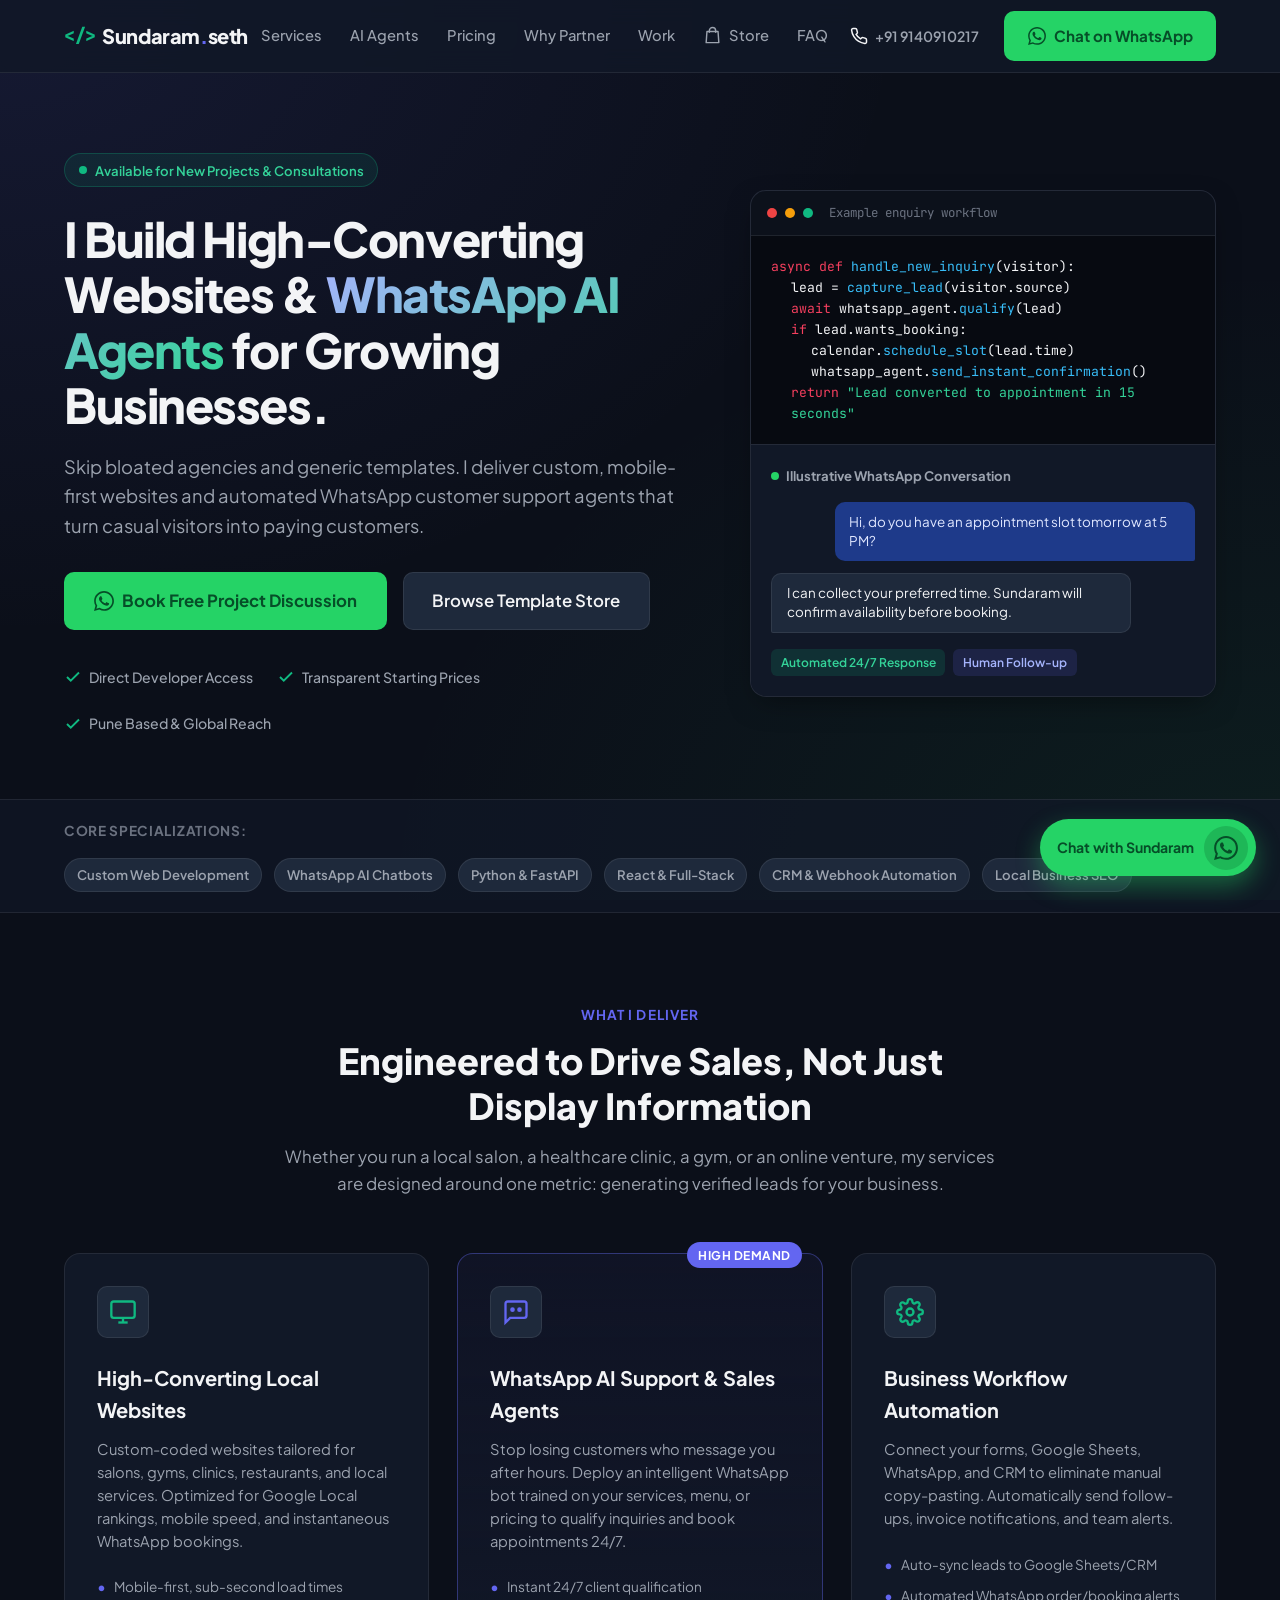
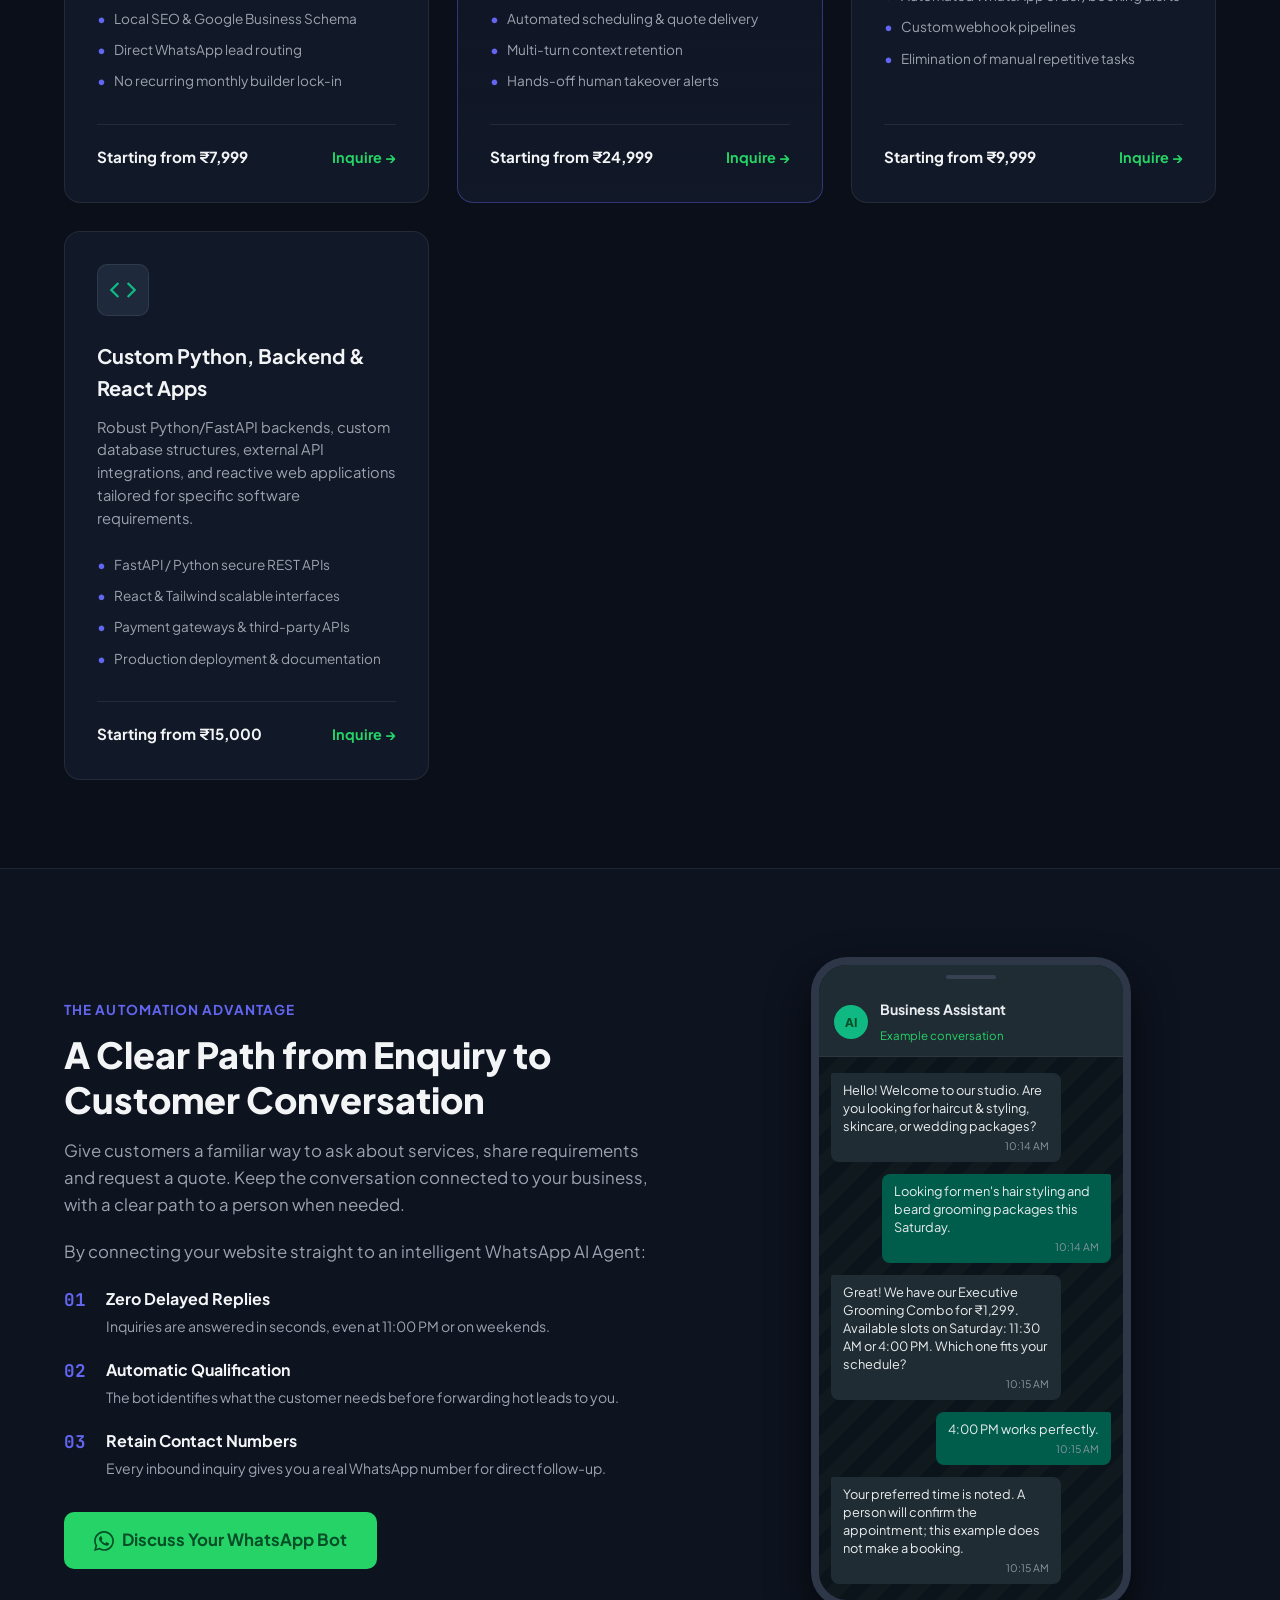
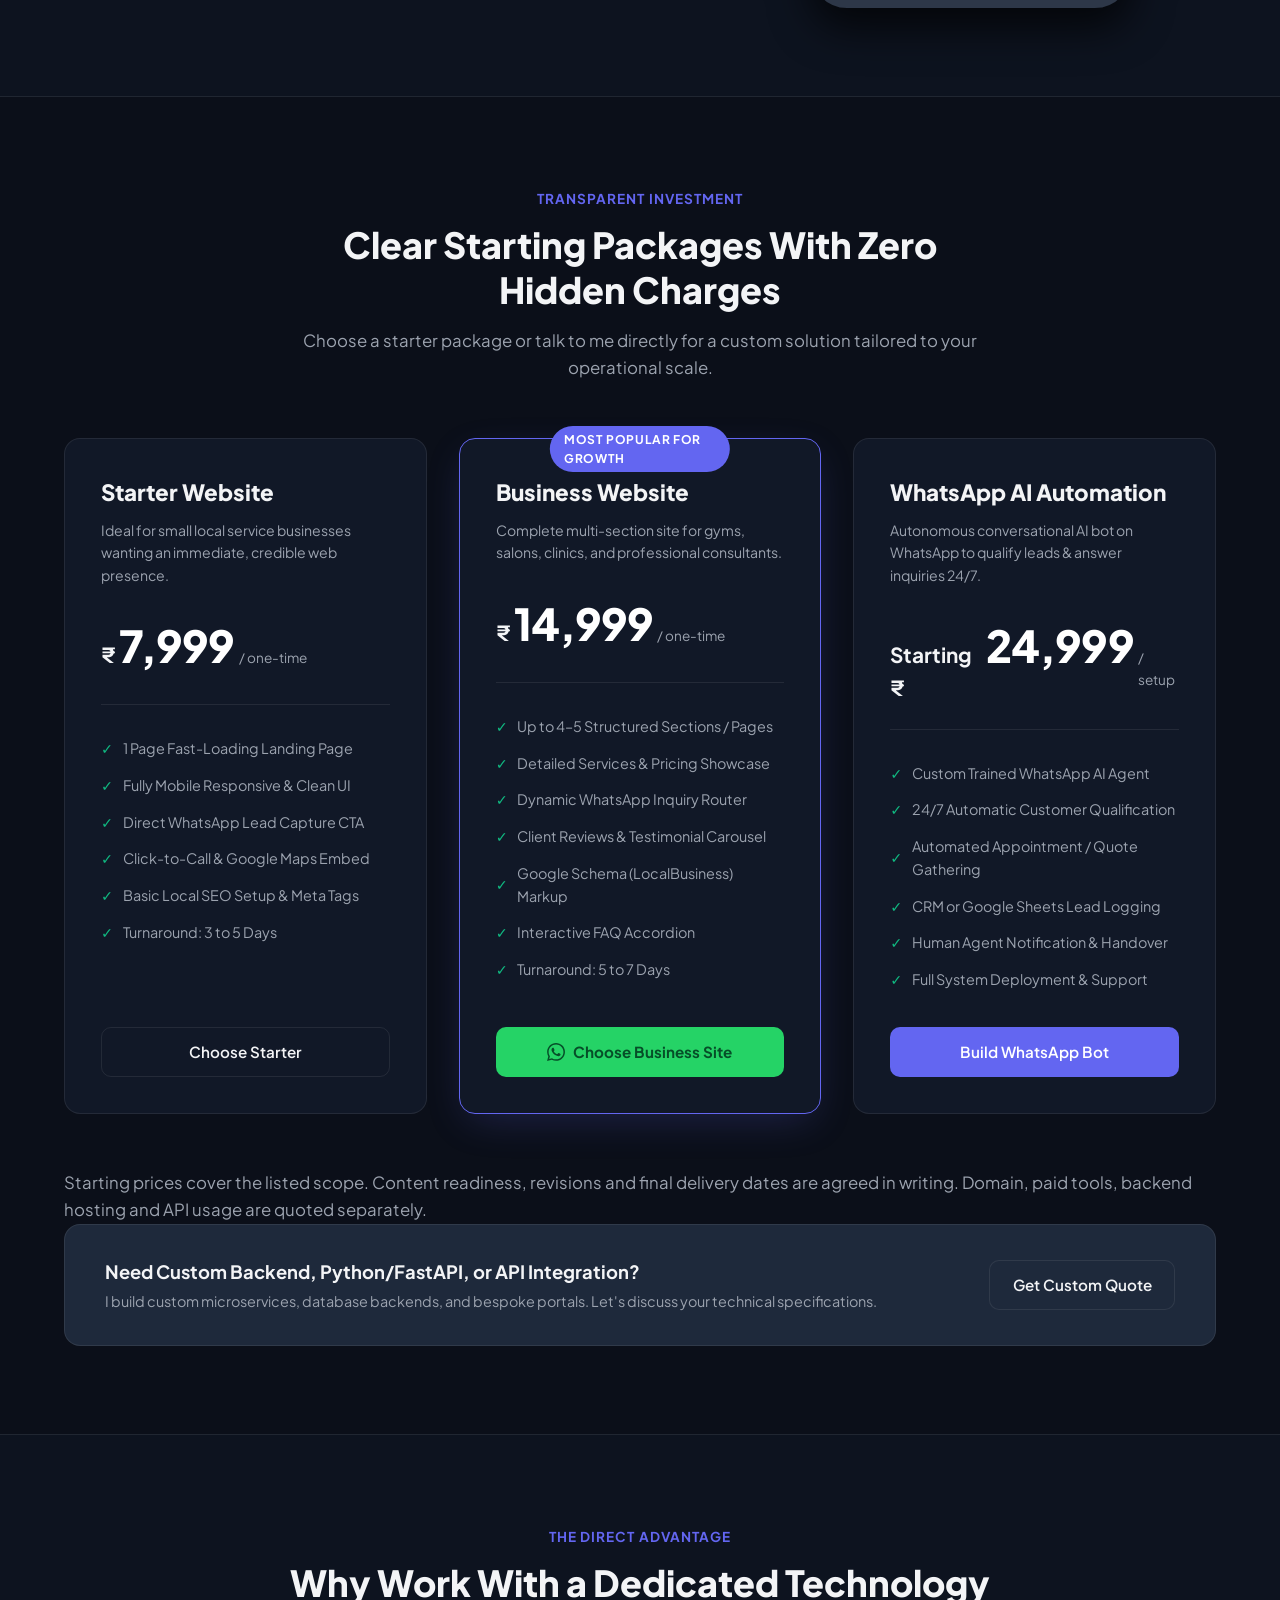
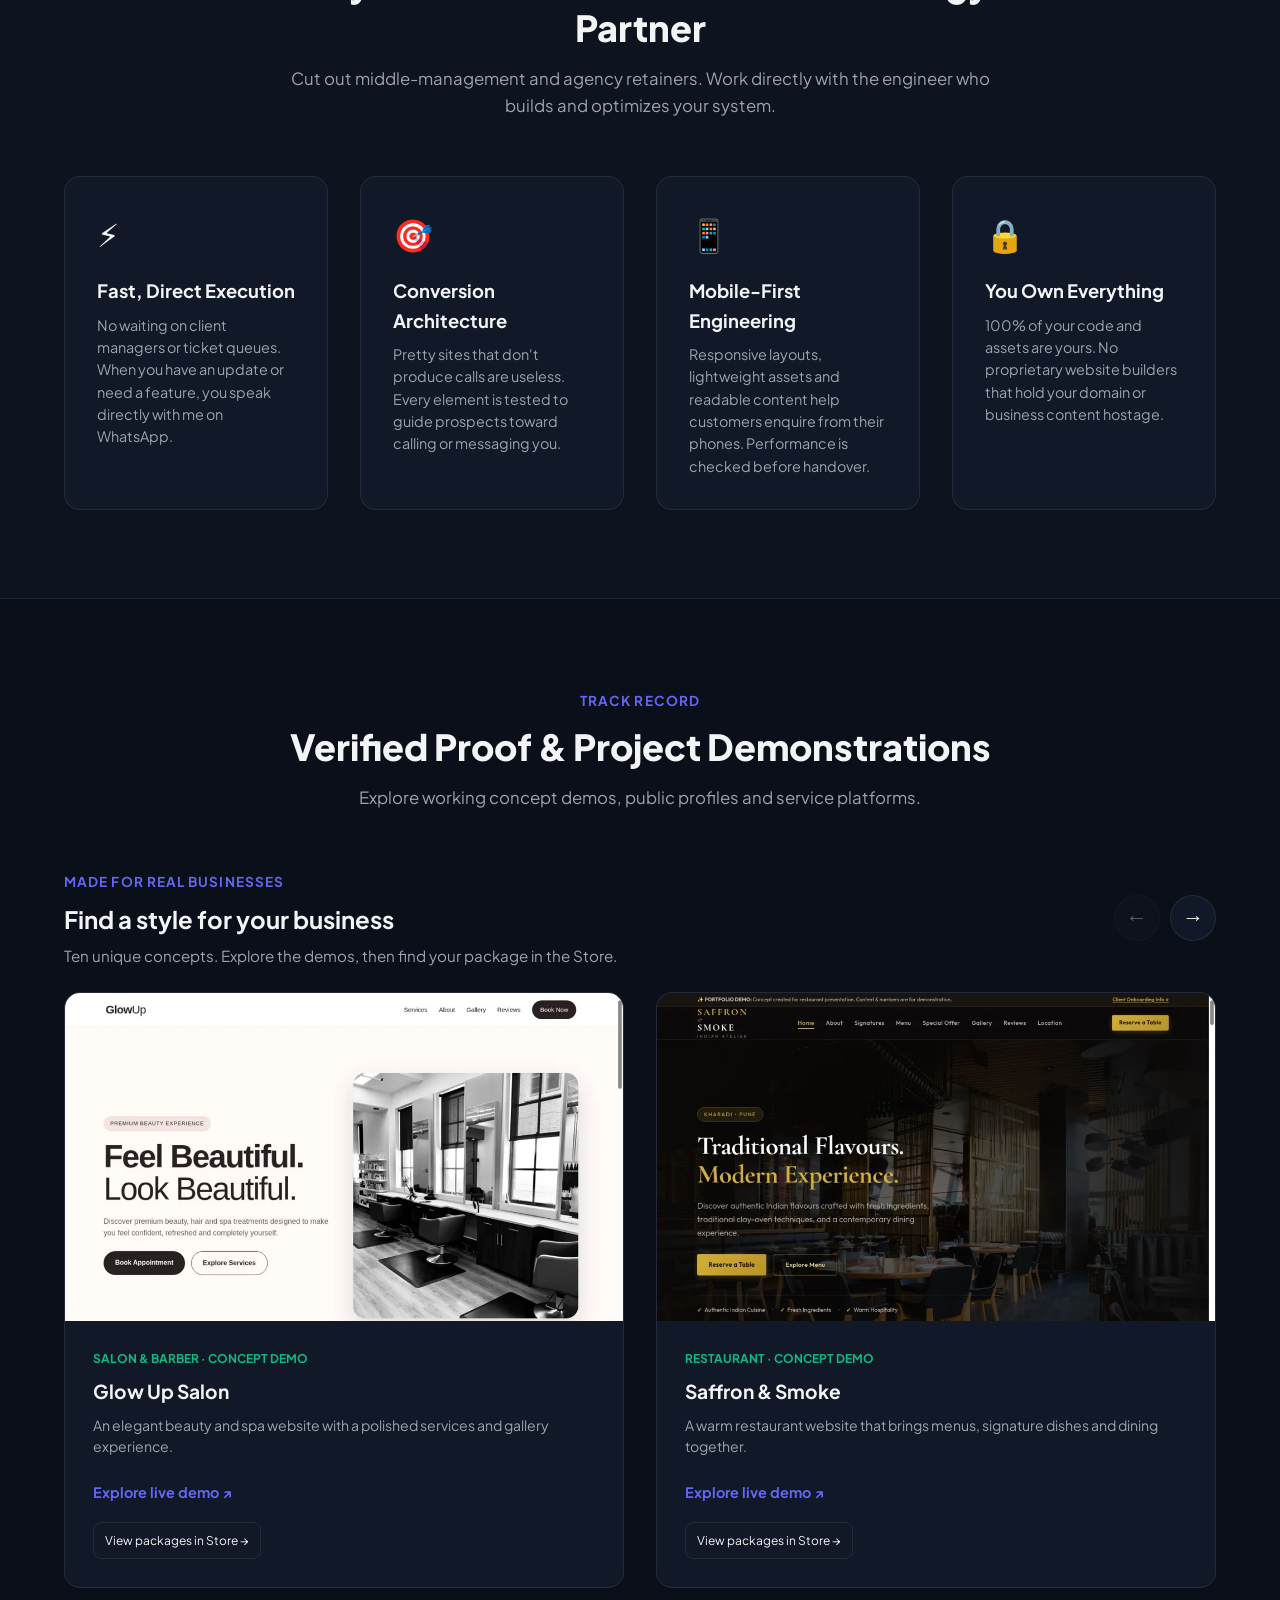
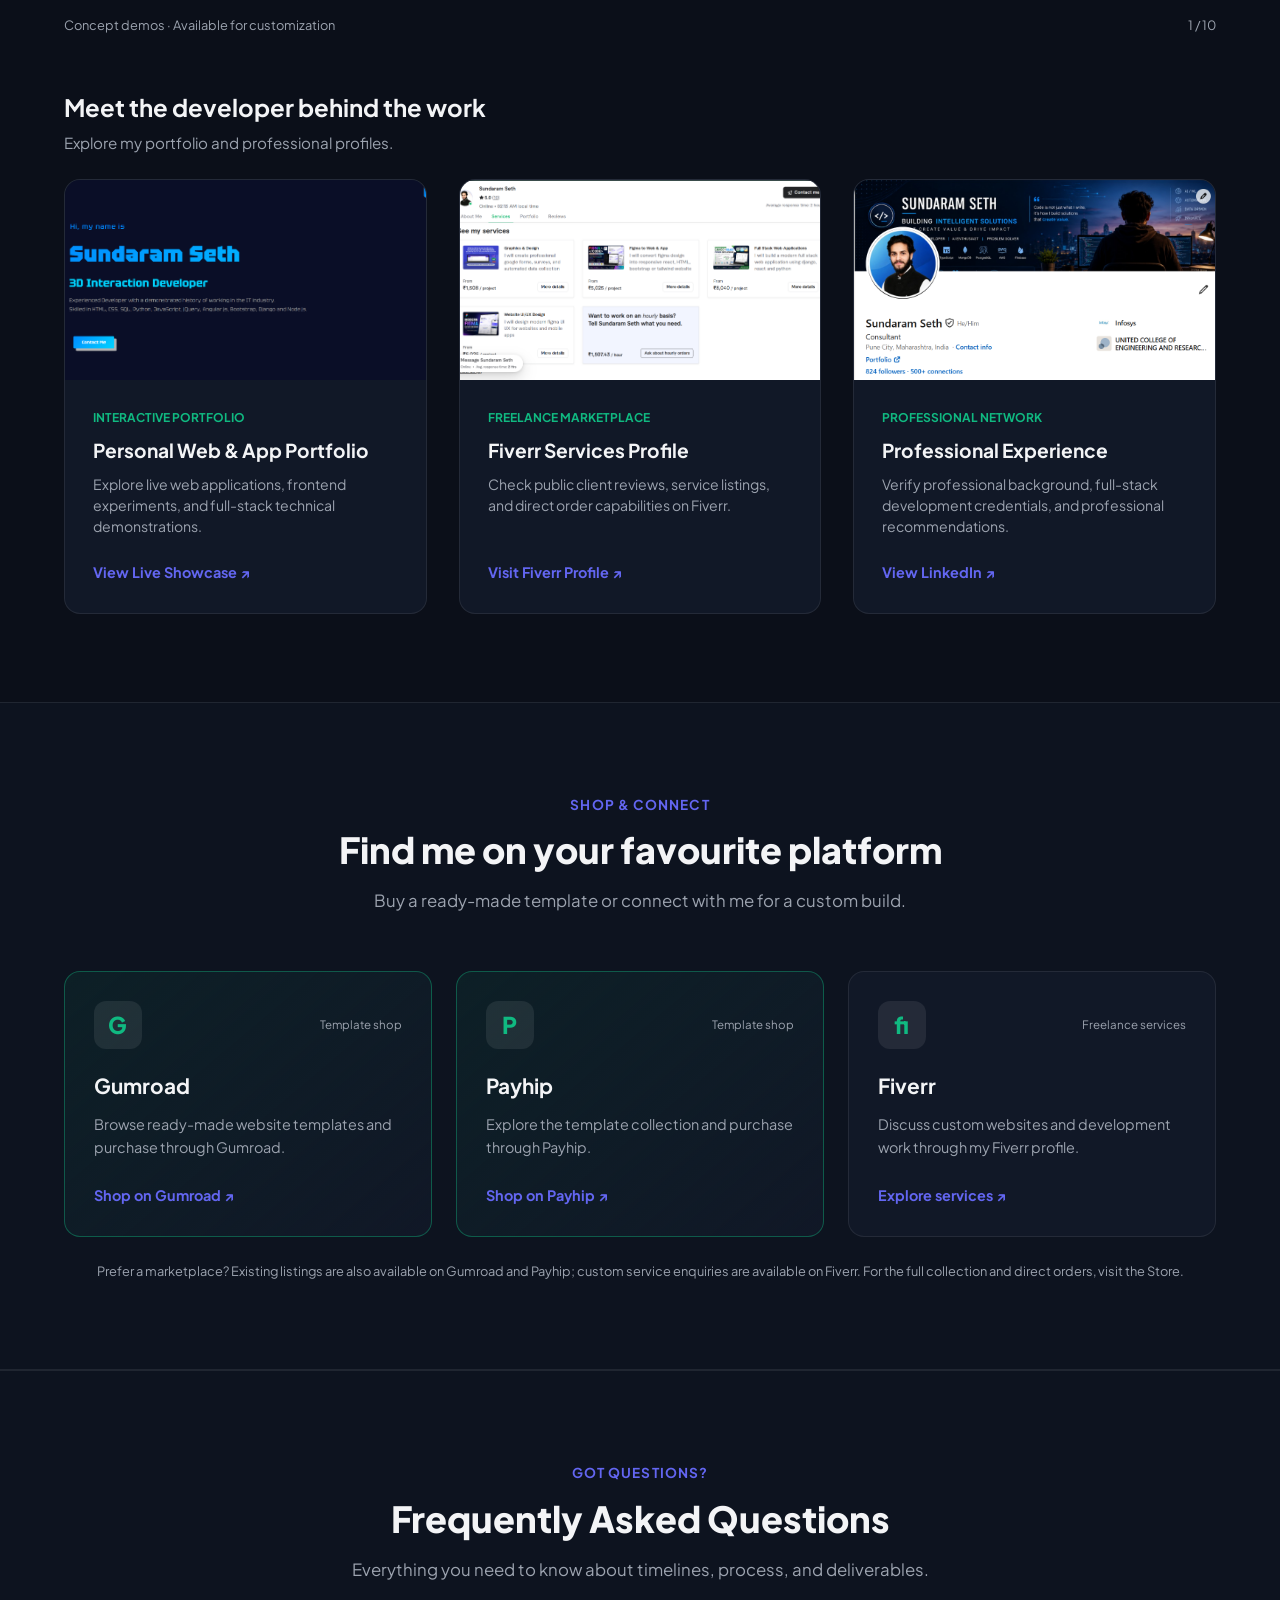
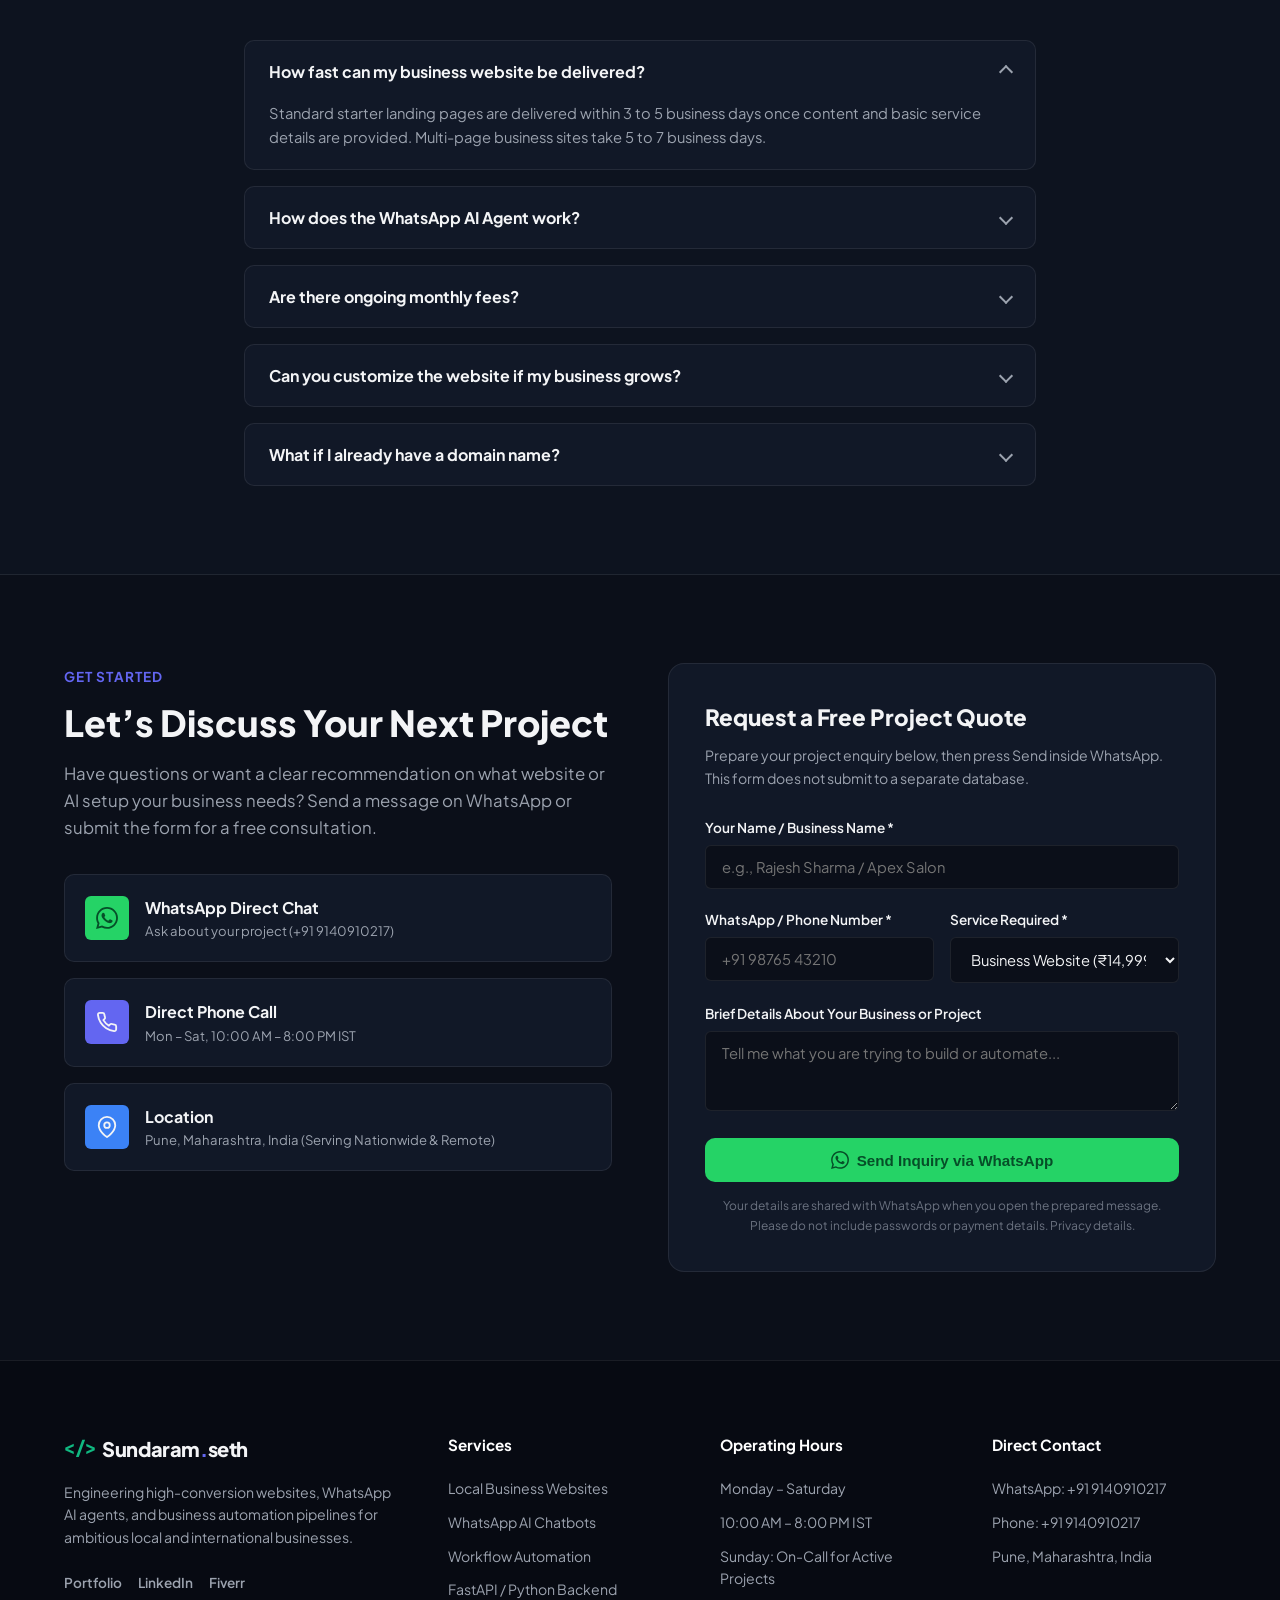
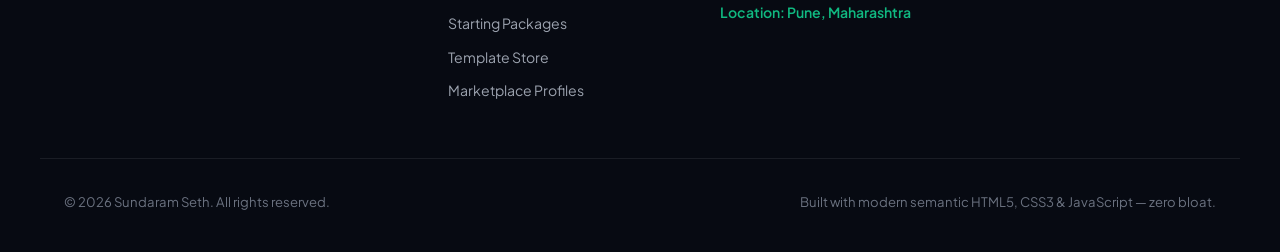
<file: index.html>
<!DOCTYPE html>
<html lang="en">
<head>
  <meta charset="UTF-8">
  <meta name="viewport" content="width=device-width, initial-scale=1.0">
  <meta http-equiv="X-UA-Compatible" content="ie=edge">
  <link rel="apple-touch-icon" sizes="180x180" href="/apple-touch-icon.png">
<link rel="icon" type="image/png" sizes="32x32" href="/favicon-32x32.png">
<link rel="icon" type="image/png" sizes="16x16" href="/favicon-16x16.png">
<link rel="manifest" href="/site.webmanifest">

  <!-- Primary SEO Meta Tags -->
  <title>Sundaram Seth — Web Development, WhatsApp AI Agents & Business Automation</title>
  <meta name="title" content="Sundaram Seth — Web Development, WhatsApp AI Agents & Business Automation">
  <meta name="description" content="Professional web development, WhatsApp AI support agents, and custom business automation in Pune, Maharashtra. High-performance, conversion-focused solutions for growing companies.">
  <meta name="keywords" content="web developer pune, freelance website developer, whatsapp ai agent, business automation pune, fastapi developer, local business websites, AI chatbot for business">
  <link rel="canonical" href="https://sundaram-agency.vercel.app/">
  <meta name="author" content="Sundaram Seth">
  <meta name="robots" content="index, follow">

  <!-- Open Graph / Facebook / WhatsApp Preview -->
  <meta property="og:type" content="website">
  <meta property="og:url" content="https://sundaram-agency.vercel.app/">
  <meta property="og:title" content="Sundaram Seth — Web Development & AI Automation Partner">
  <meta property="og:description" content="Custom high-converting websites and WhatsApp AI agents designed to automate customer support and generate leads.">
  <meta property="og:image" content="https://sundaram-agency.vercel.app/android-chrome-512x512.png">

  <!-- Twitter Meta -->
  <meta property="twitter:card" content="summary_large_image">
  <meta property="twitter:url" content="https://sundaram-agency.vercel.app/">
  <meta property="twitter:title" content="Sundaram Seth — Web Development & AI Automation">
  <meta property="twitter:description" content="Get a high-converting website and automate leads with WhatsApp AI agents.">
  <meta property="twitter:image" content="https://sundaram-agency.vercel.app/android-chrome-512x512.png">

  <!-- Fonts & Stylesheet -->
  <link rel="preconnect" href="https://fonts.googleapis.com">
  <link rel="preconnect" href="https://fonts.gstatic.com" crossorigin>
  <link href="https://fonts.googleapis.com/css2?family=Plus+Jakarta+Sans:wght@400;500;600;700;800&family=JetBrains+Mono:wght@400;600&display=swap" rel="stylesheet">
  <link rel="stylesheet" href="css/styles.css">
  <link rel="stylesheet" href="css/store.css">

  <!-- LocalBusiness / ProfessionalService Schema -->
  <script type="application/ld+json">
  {
    "@context": "https://schema.org",
    "@type": "ProfessionalService",
    "name": "Sundaram Seth — Freelance Web & AI Automation",
    "image": "https://sundaram-agency.vercel.app/android-chrome-512x512.png",
    "@id": "https://sundaram-agency.vercel.app/#service",
    "url": "https://sundaram-agency.vercel.app/",
    "telephone": "+919140910217",
    "priceRange": "₹7,999 - ₹49,999",
    "address": {
      "@type": "PostalAddress",
      "addressLocality": "Pune",
      "addressRegion": "Maharashtra",
      "addressCountry": "IN"
    },
    "geo": {
      "@type": "GeoCoordinates",
      "latitude": 18.5204,
      "longitude": 73.8567
    },
    "openingHoursSpecification": [
      {
        "@type": "OpeningHoursSpecification",
        "dayOfWeek": ["Monday", "Tuesday", "Wednesday", "Thursday", "Friday", "Saturday"],
        "opens": "10:00",
        "closes": "20:00"
      }
    ],
    "sameAs": [
      "https://www.linkedin.com/in/sundaramseth/",
      "https://www.fiverr.com/sundaramseth755?public_mode=true",
      "https://sundaramsethweb.web.app/"
    ]
  }
  </script>
</head>
<body>

  <!-- Navigation -->
  <header class="site-header" id="navbar">
    <div class="container header-container">
      <a href="#" class="brand-logo">
        <span class="logo-symbol">&lt;/&gt;</span>
        <span class="logo-text">Sundaram<span class="accent-dot">.</span>seth</span>
      </a>

      <nav class="desktop-nav" aria-label="Primary Navigation">
        <a href="#services" class="nav-link">Services</a>
        <a href="#whatsapp-solution" class="nav-link">AI Agents</a>
        <a href="#pricing" class="nav-link">Pricing</a>
        <a href="#why-me" class="nav-link">Why Partner</a>
        <a href="#portfolio" class="nav-link">Work</a>
        <a href="/store.html" class="nav-link store-nav-link"><svg class="store-bag-icon" viewBox="0 0 24 24" width="19" height="19" fill="none" stroke="currentColor" stroke-width="1.8" stroke-linecap="round" stroke-linejoin="round" aria-hidden="true"><path d="M5 7h14l1 14H4L5 7Z"/><path d="M8 8V6a4 4 0 0 1 8 0v2"/></svg><span>Store</span></a>
        <a href="#faq" class="nav-link">FAQ</a>
      </nav>

      <div class="header-actions">
        <a href="tel:+919140910217" class="btn-phone" aria-label="Direct Phone Call">
          <img src="./img/phone.svg" alt="Phone" width="18" height="18" class="icon-svg">
          <span class="phone-label">+91 9140910217</span>
        </a>
        <a href="https://wa.me/919140910217" class="btn btn-whatsapp header-cta js-whatsapp-trigger" data-msg-key="consultation">
          <img src="img/whatsapp.svg" alt="WhatsApp" width="18" height="18" class="icon-svg">
          Chat on WhatsApp
        </a>
        <button class="mobile-toggle" id="mobileMenuBtn" aria-controls="mobileDrawer" aria-expanded="false" aria-label="Toggle Navigation Menu">
          <span></span><span></span><span></span>
        </button>
      </div>
    </div>

    <!-- Mobile Drawer -->
    <div class="mobile-drawer" id="mobileDrawer">
      <nav class="mobile-nav">
        <a href="#services" class="mobile-nav-link">Services & Capabilities</a>
        <a href="#whatsapp-solution" class="mobile-nav-link">WhatsApp AI Agents</a>
        <a href="#pricing" class="mobile-nav-link">Transparent Pricing</a>
        <a href="#why-me" class="mobile-nav-link">Why Work With Me</a>
        <a href="#portfolio" class="mobile-nav-link">Selected Work</a>
        <a href="/store.html" class="mobile-nav-link store-nav-link"><svg class="store-bag-icon" viewBox="0 0 24 24" width="19" height="19" fill="none" stroke="currentColor" stroke-width="1.8" stroke-linecap="round" stroke-linejoin="round" aria-hidden="true"><path d="M5 7h14l1 14H4L5 7Z"/><path d="M8 8V6a4 4 0 0 1 8 0v2"/></svg><span>Store</span></a>
        <a href="#faq" class="mobile-nav-link">Frequently Asked Questions</a>
        <a href="#contact" class="mobile-nav-link">Contact & Quote</a>
      </nav>
      <div class="mobile-drawer-cta">
        <a href="https://wa.me/919140910217" class="btn btn-whatsapp btn-block js-whatsapp-trigger" data-msg-key="consultation">
          <img src="img/whatsapp.svg" alt="WhatsApp" width="18" height="18" class="icon-svg">
          Get Free Consultation on WhatsApp
        </a>
      </div>
    </div>
  </header>

  <main>
    <!-- Hero Section -->
    <section class="hero-section" id="hero">
      <div class="container hero-grid">
        <div class="hero-content">
          <div class="pill-badge">
            <span class="pulsing-indicator"></span>
            <span>Available for New Projects & Consultations</span>
          </div>
          <h1 class="hero-title">
            I Build High-Converting Websites & <span class="text-gradient">WhatsApp AI Agents</span> for Growing Businesses.
          </h1>
          <p class="hero-subtitle">
            Skip bloated agencies and generic templates. I deliver custom, mobile-first websites and automated WhatsApp customer support agents that turn casual visitors into paying customers.
          </p>
          
          <div class="hero-cta-group">
            <a href="https://wa.me/919140910217" class="btn btn-whatsapp btn-lg js-whatsapp-trigger" data-msg-key="consultation">
              <img src="img/whatsapp.svg" alt="WhatsApp" width="20" height="20" class="icon-svg">
              Book Free Project Discussion
            </a>
            <a href="/store.html" class="btn btn-secondary btn-lg">Browse Template Store</a>
          </div>

          <!-- Trust Badges -->
          <div class="hero-trust-list">
            <div class="trust-item">
              <img src="img/check.svg" alt="Check" width="18" height="18" class="icon-svg">
              <span>Direct Developer Access</span>
            </div>
            <div class="trust-item">
              <img src="img/check.svg" alt="Check" width="18" height="18" class="icon-svg">
              <span>Transparent Starting Prices</span>
            </div>
            <div class="trust-item">
              <img src="img/check.svg" alt="Check" width="18" height="18" class="icon-svg">
              <span>Pune Based & Global Reach</span>
            </div>
          </div>
        </div>

        <!-- Visual Hero Card: Illustrative Preview -->
        <div class="hero-visual">
          <div class="glass-card terminal-card">
            <div class="terminal-header">
              <span class="dot red"></span>
              <span class="dot yellow"></span>
              <span class="dot green"></span>
              <span class="terminal-title">Example enquiry workflow</span>
            </div>
            <div class="terminal-body">
              <p class="code-line"><span class="code-keyword">async def</span> <span class="code-func">handle_new_inquiry</span>(visitor):</p>
              <p class="code-line indent">lead = <span class="code-func">capture_lead</span>(visitor.source)</p>
              <p class="code-line indent"><span class="code-keyword">await</span> whatsapp_agent.<span class="code-func">qualify</span>(lead)</p>
              <p class="code-line indent"><span class="code-keyword">if</span> lead.wants_booking:</p>
              <p class="code-line indent-2">calendar.<span class="code-func">schedule_slot</span>(lead.time)</p>
              <p class="code-line indent-2">whatsapp_agent.<span class="code-func">send_instant_confirmation</span>()</p>
              <p class="code-line indent"><span class="code-keyword">return</span> <span class="code-string">"Lead converted to appointment in 15 seconds"</span></p>
            </div>
            <div class="conversion-preview-box">
              <div class="conv-header">
                <span class="conv-status-dot"></span>
                <strong>Illustrative WhatsApp Conversation</strong>
              </div>
              <div class="conv-message user">
                <p>Hi, do you have an appointment slot tomorrow at 5 PM?</p>
              </div>
              <div class="conv-message bot">
                <p>I can collect your preferred time. Sundaram will confirm availability before booking.</p>
              </div>
              <div class="conv-action-bar">
                <span class="badge-success">Automated 24/7 Response</span>
                <span class="badge-accent">Human Follow-up</span>
              </div>
            </div>
          </div>
        </div>
      </div>
    </section>

    <!-- Capabilities / Tech Highlights Bar -->
    <section class="tech-strip">
      <div class="container tech-strip-inner">
        <span class="tech-label">Core Specializations:</span>
        <div class="tech-tags">
          <span class="tech-tag">Custom Web Development</span>
          <span class="tech-tag">WhatsApp AI Chatbots</span>
          <span class="tech-tag">Python & FastAPI</span>
          <span class="tech-tag">React & Full-Stack</span>
          <span class="tech-tag">CRM & Webhook Automation</span>
          <span class="tech-tag">Local Business SEO</span>
        </div>
      </div>
    </section>

    <!-- Services Section -->
    <section class="section" id="services">
      <div class="container">
        <div class="section-header">
          <span class="section-subtitle">What I Deliver</span>
          <h2 class="section-title">Engineered to Drive Sales, Not Just Display Information</h2>
          <p class="section-description">
            Whether you run a local salon, a healthcare clinic, a gym, or an online venture, my services are designed around one metric: generating verified leads for your business.
          </p>
        </div>

        <div class="services-grid">
          <!-- Service 1 -->
          <div class="service-card">
            <div class="service-icon-wrap">
              <img src="img/icon-web.svg" alt="Web Development" width="28" height="28" class="icon-svg">
            </div>
            <h3 class="service-name">High-Converting Local Websites</h3>
            <p class="service-desc">
              Custom-coded websites tailored for salons, gyms, clinics, restaurants, and local services. Optimized for Google Local rankings, mobile speed, and instantaneous WhatsApp bookings.
            </p>
            <ul class="service-bullets">
              <li>Mobile-first, sub-second load times</li>
              <li>Local SEO & Google Business Schema</li>
              <li>Direct WhatsApp lead routing</li>
              <li>No recurring monthly builder lock-in</li>
            </ul>
            <div class="service-footer">
              <span class="service-price">Starting from ₹7,999</span>
              <a href="https://wa.me/919140910217" class="service-cta js-whatsapp-trigger" data-msg-key="starterWebsite">Inquire →</a>
            </div>
          </div>

          <!-- Service 2 -->
          <div class="service-card featured-service">
            <div class="featured-badge">High Demand</div>
            <div class="service-icon-wrap">
              <img src="img/icon-bot.svg" alt="WhatsApp AI Agent" width="28" height="28" class="icon-svg">
            </div>
            <h3 class="service-name">WhatsApp AI Support & Sales Agents</h3>
            <p class="service-desc">
              Stop losing customers who message you after hours. Deploy an intelligent WhatsApp bot trained on your services, menu, or pricing to qualify inquiries and book appointments 24/7.
            </p>
            <ul class="service-bullets">
              <li>Instant 24/7 client qualification</li>
              <li>Automated scheduling & quote delivery</li>
              <li>Multi-turn context retention</li>
              <li>Hands-off human takeover alerts</li>
            </ul>
            <div class="service-footer">
              <span class="service-price">Starting from ₹24,999</span>
              <a href="https://wa.me/919140910217" class="service-cta js-whatsapp-trigger" data-msg-key="whatsappAgent">Inquire →</a>
            </div>
          </div>

          <!-- Service 3 -->
          <div class="service-card">
            <div class="service-icon-wrap">
              <img src="img/icon-automation.svg" alt="Business Automation" width="28" height="28" class="icon-svg">
            </div>
            <h3 class="service-name">Business Workflow Automation</h3>
            <p class="service-desc">
              Connect your forms, Google Sheets, WhatsApp, and CRM to eliminate manual copy-pasting. Automatically send follow-ups, invoice notifications, and team alerts.
            </p>
            <ul class="service-bullets">
              <li>Auto-sync leads to Google Sheets/CRM</li>
              <li>Automated WhatsApp order/booking alerts</li>
              <li>Custom webhook pipelines</li>
              <li>Elimination of manual repetitive tasks</li>
            </ul>
            <div class="service-footer">
              <span class="service-price">Starting from ₹9,999</span>
              <a href="https://wa.me/919140910217" class="service-cta js-whatsapp-trigger" data-msg-key="automation">Inquire →</a>
            </div>
          </div>

          <!-- Service 4 -->
          <div class="service-card">
            <div class="service-icon-wrap">
              <img src="img/icon-code.svg" alt="Custom Development" width="28" height="28" class="icon-svg">
            </div>
            <h3 class="service-name">Custom Python, Backend & React Apps</h3>
            <p class="service-desc">
              Robust Python/FastAPI backends, custom database structures, external API integrations, and reactive web applications tailored for specific software requirements.
            </p>
            <ul class="service-bullets">
              <li>FastAPI / Python secure REST APIs</li>
              <li>React & Tailwind scalable interfaces</li>
              <li>Payment gateways & third-party APIs</li>
              <li>Production deployment & documentation</li>
            </ul>
            <div class="service-footer">
              <span class="service-price">Starting from ₹15,000</span>
              <a href="https://wa.me/919140910217" class="service-cta js-whatsapp-trigger" data-msg-key="customDev">Inquire →</a>
            </div>
          </div>
        </div>
      </div>
    </section>

    <!-- Deep-Dive Spotlight: WhatsApp AI Lead Funnel -->
    <section class="section section-dark" id="whatsapp-solution">
      <div class="container">
        <div class="spotlight-grid">
          <div class="spotlight-content">
            <span class="section-subtitle">The Automation Advantage</span>
            <h2 class="section-title">A Clear Path from Enquiry to Customer Conversation</h2>
            <p class="spotlight-text">
              Give customers a familiar way to ask about services, share requirements and request a quote. Keep the conversation connected to your business, with a clear path to a person when needed.
            </p>
            <p class="spotlight-text">
              By connecting your website straight to an intelligent WhatsApp AI Agent:
            </p>
            <div class="benefit-row">
              <div class="benefit-num">01</div>
              <div>
                <strong>Zero Delayed Replies</strong>
                <p>Inquiries are answered in seconds, even at 11:00 PM or on weekends.</p>
              </div>
            </div>
            <div class="benefit-row">
              <div class="benefit-num">02</div>
              <div>
                <strong>Automatic Qualification</strong>
                <p>The bot identifies what the customer needs before forwarding hot leads to you.</p>
              </div>
            </div>
            <div class="benefit-row">
              <div class="benefit-num">03</div>
              <div>
                <strong>Retain Contact Numbers</strong>
                <p>Every inbound inquiry gives you a real WhatsApp number for direct follow-up.</p>
              </div>
            </div>
            <div style="margin-top: 2rem;">
              <a href="https://wa.me/919140910217" class="btn btn-whatsapp btn-lg js-whatsapp-trigger" data-msg-key="whatsappAgent">
                <img src="img/whatsapp.svg" alt="WhatsApp" width="20" height="20" class="icon-svg">
                Discuss Your WhatsApp Bot
              </a>
            </div>
          </div>

          <div class="spotlight-simulator">
            <div class="phone-frame">
              <div class="phone-top-bar">
                <div class="phone-speaker"></div>
              </div>
              <div class="phone-chat-header">
                <div class="phone-avatar">AI</div>
                <div class="phone-meta">
                  <span class="phone-contact-name">Business Assistant</span>
                  <span class="phone-contact-status">Example conversation</span>
                </div>
              </div>
              <div class="phone-messages">
                <div class="msg bot-msg">
                  <span>Hello! Welcome to our studio. Are you looking for haircut & styling, skincare, or wedding packages?</span>
                  <span class="msg-time">10:14 AM</span>
                </div>
                <div class="msg user-msg">
                  <span>Looking for men's hair styling and beard grooming packages this Saturday.</span>
                  <span class="msg-time">10:14 AM</span>
                </div>
                <div class="msg bot-msg">
                  <span>Great! We have our Executive Grooming Combo for ₹1,299. Available slots on Saturday: 11:30 AM or 4:00 PM. Which one fits your schedule?</span>
                  <span class="msg-time">10:15 AM</span>
                </div>
                <div class="msg user-msg">
                  <span>4:00 PM works perfectly.</span>
                  <span class="msg-time">10:15 AM</span>
                </div>
                <div class="msg bot-msg">
                  <span>Your preferred time is noted. A person will confirm the appointment; this example does not make a booking.</span>
                  <span class="msg-time">10:15 AM</span>
                </div>
              </div>
            </div>
          </div>
        </div>
      </div>
    </section>

    <!-- Pricing Section -->
    <section class="section" id="pricing">
      <div class="container">
        <div class="section-header">
          <span class="section-subtitle">Transparent Investment</span>
          <h2 class="section-title">Clear Starting Packages With Zero Hidden Charges</h2>
          <p class="section-description">
            Choose a starter package or talk to me directly for a custom solution tailored to your operational scale.
          </p>
        </div>

        <div class="pricing-grid">
          <!-- Tier 1 -->
          <div class="pricing-card">
            <div class="pricing-header">
              <h3 class="tier-name">Starter Website</h3>
              <p class="tier-tagline">Ideal for small local service businesses wanting an immediate, credible web presence.</p>
              <div class="tier-price-box">
                <span class="currency">₹</span>
                <span class="price-value">7,999</span>
                <span class="price-suffix">/ one-time</span>
              </div>
            </div>
            <ul class="tier-features">
              <li>1 Page Fast-Loading Landing Page</li>
              <li>Fully Mobile Responsive & Clean UI</li>
              <li>Direct WhatsApp Lead Capture CTA</li>
              <li>Click-to-Call & Google Maps Embed</li>
              <li>Basic Local SEO Setup & Meta Tags</li>
              <li>Turnaround: 3 to 5 Days</li>
            </ul>
            <div class="pricing-action">
              <a href="https://wa.me/919140910217" class="btn btn-outline btn-block js-whatsapp-trigger" data-msg-key="starterWebsite">
                Choose Starter
              </a>
            </div>
          </div>

          <!-- Tier 2: Popular -->
          <div class="pricing-card popular-card">
            <div class="popular-ribbon">Most Popular for Growth</div>
            <div class="pricing-header">
              <h3 class="tier-name">Business Website</h3>
              <p class="tier-tagline">Complete multi-section site for gyms, salons, clinics, and professional consultants.</p>
              <div class="tier-price-box">
                <span class="currency">₹</span>
                <span class="price-value">14,999</span>
                <span class="price-suffix">/ one-time</span>
              </div>
            </div>
            <ul class="tier-features">
              <li>Up to 4–5 Structured Sections / Pages</li>
              <li>Detailed Services & Pricing Showcase</li>
              <li>Dynamic WhatsApp Inquiry Router</li>
              <li>Client Reviews & Testimonial Carousel</li>
              <li>Google Schema (LocalBusiness) Markup</li>
              <li>Interactive FAQ Accordion</li>
              <li>Turnaround: 5 to 7 Days</li>
            </ul>
            <div class="pricing-action">
              <a href="https://wa.me/919140910217" class="btn btn-whatsapp btn-block js-whatsapp-trigger" data-msg-key="businessWebsite">
                <img src="img/whatsapp.svg" alt="WhatsApp" width="18" height="18" class="icon-svg">
                Choose Business Site
              </a>
            </div>
          </div>

          <!-- Tier 3 -->
          <div class="pricing-card">
            <div class="pricing-header">
              <h3 class="tier-name">WhatsApp AI Automation</h3>
              <p class="tier-tagline">Autonomous conversational AI bot on WhatsApp to qualify leads & answer inquiries 24/7.</p>
              <div class="tier-price-box">
                <span class="currency">Starting ₹</span>
                <span class="price-value">24,999</span>
                <span class="price-suffix">/ setup</span>
              </div>
            </div>
            <ul class="tier-features">
              <li>Custom Trained WhatsApp AI Agent</li>
              <li>24/7 Automatic Customer Qualification</li>
              <li>Automated Appointment / Quote Gathering</li>
              <li>CRM or Google Sheets Lead Logging</li>
              <li>Human Agent Notification & Handover</li>
              <li>Full System Deployment & Support</li>
            </ul>
            <div class="pricing-action">
              <a href="https://wa.me/919140910217" class="btn btn-primary btn-block js-whatsapp-trigger" data-msg-key="whatsappAgent">
                Build WhatsApp Bot
              </a>
            </div>
          </div>
        </div>

        <p class="section-description">Starting prices cover the listed scope. Content readiness, revisions and final delivery dates are agreed in writing. Domain, paid tools, backend hosting and API usage are quoted separately.</p>
        <!-- Custom Scope Notice -->
        <div class="custom-pricing-banner">
          <div>
            <h4>Need Custom Backend, Python/FastAPI, or API Integration?</h4>
            <p>I build custom microservices, database backends, and bespoke portals. Let's discuss your technical specifications.</p>
          </div>
          <a href="https://wa.me/919140910217" class="btn btn-secondary js-whatsapp-trigger" data-msg-key="customDev">
            Get Custom Quote
          </a>
        </div>
      </div>
    </section>

    <!-- Why Partner With Me -->
    <section class="section section-dark" id="why-me">
      <div class="container">
        <div class="section-header">
          <span class="section-subtitle">The Direct Advantage</span>
          <h2 class="section-title">Why Work With a Dedicated Technology Partner</h2>
          <p class="section-description">
            Cut out middle-management and agency retainers. Work directly with the engineer who builds and optimizes your system.
          </p>
        </div>

        <div class="reasons-grid">
          <div class="reason-box">
            <div class="reason-icon">⚡</div>
            <h3>Fast, Direct Execution</h3>
            <p>No waiting on client managers or ticket queues. When you have an update or need a feature, you speak directly with me on WhatsApp.</p>
          </div>
          <div class="reason-box">
            <div class="reason-icon">🎯</div>
            <h3>Conversion Architecture</h3>
            <p>Pretty sites that don't produce calls are useless. Every element is tested to guide prospects toward calling or messaging you.</p>
          </div>
          <div class="reason-box">
            <div class="reason-icon">📱</div>
            <h3>Mobile-First Engineering</h3>
            <p>Responsive layouts, lightweight assets and readable content help customers enquire from their phones. Performance is checked before handover.</p>
          </div>
          <div class="reason-box">
            <div class="reason-icon">🔒</div>
            <h3>You Own Everything</h3>
            <p>100% of your code and assets are yours. No proprietary website builders that hold your domain or business content hostage.</p>
          </div>
        </div>
      </div>
    </section>

    <!-- Selected Work & Credibility -->
    <section class="section" id="portfolio">
      <div class="container">
        <div class="section-header">
          <span class="section-subtitle">Track Record</span>
          <h2 class="section-title">Verified Proof & Project Demonstrations</h2>
          <p class="section-description">
            Explore working concept demos, public profiles and service platforms.
          </p>
        </div>

        <div class="project-showcase" role="region" aria-label="Website project showcase"><div class="project-toolbar"><div><span class="section-subtitle">Made for real businesses</span><h3>Find a style for your business</h3><p>Ten unique concepts. Explore the demos, then find your package in the Store.</p></div><div class="project-controls"><button type="button" id="projectPrev" aria-label="Previous project" aria-controls="projectTrack">←</button><button type="button" id="projectNext" aria-label="Next project" aria-controls="projectTrack">→</button></div></div><div class="project-track" id="projectTrack" tabindex="0" aria-label="Project cards; swipe or use arrow keys"><article class="portfolio-card project-card"><div class="portfolio-media"><img src="img/project-salon.webp" alt="Glow Up Salon website preview" width="1000" height="685" loading="lazy"></div><div class="portfolio-details"><span class="portfolio-tag">Salon &amp; barber · Concept demo</span><h3>Glow Up Salon</h3><p>An elegant beauty and spa website with a polished services and gallery experience.</p><a href="https://glowupsaloon.vercel.app/" target="_blank" rel="noopener noreferrer" class="portfolio-link">Explore live demo ↗</a><div class="template-shop-links"><a href="/store">View packages in Store →</a></div></div></article><article class="portfolio-card project-card"><div class="portfolio-media"><img src="img/project-restaurant.webp" alt="Saffron &amp; Smoke website preview" width="1000" height="685" loading="lazy"></div><div class="portfolio-details"><span class="portfolio-tag">Restaurant · Concept demo</span><h3>Saffron &amp; Smoke</h3><p>A warm restaurant website that brings menus, signature dishes and dining together.</p><a href="https://saffron-and-smoke-self.vercel.app/" target="_blank" rel="noopener noreferrer" class="portfolio-link">Explore live demo ↗</a><div class="template-shop-links"><a href="/store">View packages in Store →</a></div></div></article><article class="portfolio-card project-card"><div class="portfolio-media"><img src="img/project-dental.webp" alt="SmileCraft Dental website preview" width="1000" height="685" loading="lazy"></div><div class="portfolio-details"><span class="portfolio-tag">Healthcare · Concept demo</span><h3>SmileCraft Dental</h3><p>A reassuring clinic website with a clear treatment menu and patient enquiry journey.</p><a href="https://smilecraft-dental-studio-smoky.vercel.app/" target="_blank" rel="noopener noreferrer" class="portfolio-link">Explore live demo ↗</a><div class="template-shop-links"><a href="/store">View packages in Store →</a></div></div></article><article class="portfolio-card project-card"><div class="portfolio-media"><img src="img/store/apex.webp" alt="APEX Car Detailing website preview" width="1000" height="685" loading="lazy"></div><div class="portfolio-details"><span class="portfolio-tag">Automotive · Concept demo</span><h3>APEX Car Detailing</h3><p>A bold, dark storefront for car care studios and premium detailing services.</p><a href="https://apex-auto-detailing-gamma.vercel.app/" target="_blank" rel="noopener noreferrer" class="portfolio-link">Explore live demo ↗</a><div class="template-shop-links"><a href="/store">View packages in Store →</a></div></div></article><article class="portfolio-card project-card"><div class="portfolio-media"><img src="img/store/nestcare.webp" alt="Nestcare Home Cleaning website preview" width="1000" height="685" loading="lazy"></div><div class="portfolio-details"><span class="portfolio-tag">Home services · Concept demo</span><h3>Nestcare Home Cleaning</h3><p>A fresh, welcoming website for home, upholstery and office cleaning businesses.</p><a href="https://nestcare-home-cleaning.vercel.app/" target="_blank" rel="noopener noreferrer" class="portfolio-link">Explore live demo ↗</a><div class="template-shop-links"><a href="/store">View packages in Store →</a></div></div></article><article class="portfolio-card project-card"><div class="portfolio-media"><img src="img/store/forma.webp" alt="Forma Interior Design website preview" width="1000" height="685" loading="lazy"></div><div class="portfolio-details"><span class="portfolio-tag">Interiors · Concept demo</span><h3>Forma Interior Design</h3><p>A warm editorial design for interior studios, designers and home renovation teams.</p><a href="https://forma-interior-studio-nine.vercel.app/" target="_blank" rel="noopener noreferrer" class="portfolio-link">Explore live demo ↗</a><div class="template-shop-links"><a href="/store">View packages in Store →</a></div></div></article><article class="portfolio-card project-card"><div class="portfolio-media"><img src="img/store/haven.webp" alt="Haven PG &amp; Hostel website preview" width="1000" height="685" loading="lazy"></div><div class="portfolio-details"><span class="portfolio-tag">PG &amp; hostel · Concept demo</span><h3>Haven PG &amp; Hostel</h3><p>A clear room showcase for PG owners, hostels and student living businesses.</p><a href="https://haven-pg-hostel.vercel.app/" target="_blank" rel="noopener noreferrer" class="portfolio-link">Explore live demo ↗</a><div class="template-shop-links"><a href="/store">View packages in Store →</a></div></div></article><article class="portfolio-card project-card"><div class="portfolio-media"><img src="img/store/aurelia.webp" alt="Aurelia Unisex Salon website preview" width="1000" height="685" loading="lazy"></div><div class="portfolio-details"><span class="portfolio-tag">Salon &amp; barber · Concept demo</span><h3>Aurelia Unisex Salon</h3><p>A premium salon concept for hair, beauty and unisex grooming businesses.</p><a href="https://aurelia-premium-salon.vercel.app/" target="_blank" rel="noopener noreferrer" class="portfolio-link">Explore live demo ↗</a><div class="template-shop-links"><a href="/store">View packages in Store →</a></div></div></article><article class="portfolio-card project-card"><div class="portfolio-media"><img src="img/store/iron-oak.webp" alt="Iron &amp; Oak Barbershop website preview" width="1000" height="685" loading="lazy"></div><div class="portfolio-details"><span class="portfolio-tag">Salon &amp; barber · Concept demo</span><h3>Iron &amp; Oak Barbershop</h3><p>A characterful barber website with a sharp service menu and direct enquiries.</p><a href="https://iron-and-oak-barbershop-alpha.vercel.app/" target="_blank" rel="noopener noreferrer" class="portfolio-link">Explore live demo ↗</a><div class="template-shop-links"><a href="/store">View packages in Store →</a></div></div></article><article class="portfolio-card project-card"><div class="portfolio-media"><img src="img/store/forge.webp" alt="Forge Gym &amp; Fitness website preview" width="1000" height="685" loading="lazy"></div><div class="portfolio-details"><span class="portfolio-tag">Fitness · Concept demo</span><h3>Forge Gym &amp; Fitness</h3><p>An energetic fitness website for gyms, personal trainers and training studios.</p><a href="https://forge-gym-fitness.vercel.app/" target="_blank" rel="noopener noreferrer" class="portfolio-link">Explore live demo ↗</a><div class="template-shop-links"><a href="/store">View packages in Store →</a></div></div></article></div><p class="project-caption">Concept demos · Available for customization <span id="projectPosition" aria-live="polite">1 / 10</span></p></div>
        <div class="profile-heading"><h3>Meet the developer behind the work</h3><p>Explore my portfolio and professional profiles.</p></div>
        <div class="portfolio-grid">
          <div class="portfolio-card">
            <div class="portfolio-media">
              <img src="img/portfolio-web.png" alt="Web Development Portfolio Demonstration" loading="lazy">
            </div>
            <div class="portfolio-details">
              <span class="portfolio-tag">Interactive Portfolio</span>
              <h3>Personal Web & App Portfolio</h3>
              <p>Explore live web applications, frontend experiments, and full-stack technical demonstrations.</p>
              <a href="https://sundaramsethweb.web.app/" target="_blank" rel="noopener noreferrer" class="portfolio-link">
                View Live Showcase ↗
              </a>
            </div>
          </div>

          <div class="portfolio-card">
            <div class="portfolio-media">
              <img src="img/portfolio-fiverr.png" alt="Fiverr Verified Services" loading="lazy">
            </div>
            <div class="portfolio-details">
              <span class="portfolio-tag">Freelance Marketplace</span>
              <h3>Fiverr Services Profile</h3>
              <p>Check public client reviews, service listings, and direct order capabilities on Fiverr.</p>
              <a href="https://www.fiverr.com/sundaramseth755?public_mode=true" target="_blank" rel="noopener noreferrer" class="portfolio-link">
                Visit Fiverr Profile ↗
              </a>
            </div>
          </div>

          <div class="portfolio-card">
            <div class="portfolio-media">
              <img src="img/portfolio-linkedin.png" alt="Professional Network Profile" loading="lazy">
            </div>
            <div class="portfolio-details">
              <span class="portfolio-tag">Professional Network</span>
              <h3>Professional Experience</h3>
              <p>Verify professional background, full-stack development credentials, and professional recommendations.</p>
              <a href="https://www.linkedin.com/in/sundaramseth/" target="_blank" rel="noopener noreferrer" class="portfolio-link">
                View LinkedIn ↗
              </a>
            </div>
          </div>
        </div>
      </div>
    </section>


<section class="section section-dark" id="stores"><div class="container"><div class="section-header"><span class="section-subtitle">Shop & connect</span><h2 class="section-title">Find me on your favourite platform</h2><p class="section-description">Buy a ready-made template or connect with me for a custom build.</p></div><div class="store-grid"><article class="store-card featured"><div class="store-top"><span class="store-mark" aria-hidden="true">G</span><span class="store-type">Template shop</span></div><h3>Gumroad</h3><p>Browse ready-made website templates and purchase through Gumroad.</p><a class="portfolio-link" href="https://sundaramseth.gumroad.com/" target="_blank" rel="noopener noreferrer">Shop on Gumroad ↗</a></article><article class="store-card featured"><div class="store-top"><span class="store-mark" aria-hidden="true">P</span><span class="store-type">Template shop</span></div><h3>Payhip</h3><p>Explore the template collection and purchase through Payhip.</p><a class="portfolio-link" href="https://payhip.com/SundaramSeth" target="_blank" rel="noopener noreferrer">Shop on Payhip ↗</a></article><article class="store-card "><div class="store-top"><span class="store-mark" aria-hidden="true">fi</span><span class="store-type">Freelance services</span></div><h3>Fiverr</h3><p>Discuss custom websites and development work through my Fiverr profile.</p><a class="portfolio-link" href="https://www.fiverr.com/sundaramseth755?public_mode=true" target="_blank" rel="noopener noreferrer">Explore services ↗</a></article></div><p class="store-note">Prefer a marketplace? Existing listings are also available on Gumroad and Payhip; custom service enquiries are available on Fiverr. For the full collection and direct orders, <a href="/store">visit the Store</a>.</p></div></section>
    <!-- FAQ Accordion -->
    <section class="section section-dark" id="faq">
      <div class="container max-w-md">
        <div class="section-header">
          <span class="section-subtitle">Got Questions?</span>
          <h2 class="section-title">Frequently Asked Questions</h2>
          <p class="section-description">Everything you need to know about timelines, process, and deliverables.</p>
        </div>

        <div class="faq-list">
          <div class="faq-item active">
            <button class="faq-question" aria-expanded="true">
              <span>How fast can my business website be delivered?</span>
              <span class="faq-chevron"></span>
            </button>
            <div class="faq-answer">
              <p>Standard starter landing pages are delivered within 3 to 5 business days once content and basic service details are provided. Multi-page business sites take 5 to 7 business days.</p>
            </div>
          </div>

          <div class="faq-item">
            <button class="faq-question" aria-expanded="false">
              <span>How does the WhatsApp AI Agent work?</span>
              <span class="faq-chevron"></span>
            </button>
            <div class="faq-answer">
              <p>We configure an official WhatsApp Business API connection with an AI model trained specifically on your business information (services, pricing, timing, and address). It answers user questions in real-time, collects leads, and alerts you when a customer asks for a quote or booking.</p>
            </div>
          </div>

          <div class="faq-item">
            <button class="faq-question" aria-expanded="false">
              <span>Are there ongoing monthly fees?</span>
              <span class="faq-chevron"></span>
            </button>
            <div class="faq-answer">
              <p>No mandatory monthly retainer for websites. You own your code. You only pay for standard domain registration (~₹800/yr) and fast static hosting (which can be 100% free on Vercel or Netlify). For WhatsApp AI bots, recurring costs can include Meta messaging, AI usage and backend hosting. These are confirmed with your scope before work starts.</p>
            </div>
          </div>

          <div class="faq-item">
            <button class="faq-question" aria-expanded="false">
              <span>Can you customize the website if my business grows?</span>
              <span class="faq-chevron"></span>
            </button>
            <div class="faq-answer">
              <p>Yes. The site is coded using clean semantic standards, making it easy to add new services, price lists, booking widgets, or extra pages whenever you need them.</p>
            </div>
          </div>

          <div class="faq-item">
            <button class="faq-question" aria-expanded="false">
              <span>What if I already have a domain name?</span>
              <span class="faq-chevron"></span>
            </button>
            <div class="faq-answer">
              <p>I will connect your existing domain from GoDaddy, Namecheap, Hostinger, or any other registrar to the new website at no extra cost.</p>
            </div>
          </div>
        </div>
      </div>
    </section>

    <!-- Lead Form & Contact Section -->
    <section class="section" id="contact">
      <div class="container">
        <div class="contact-grid">
          <div class="contact-info">
            <span class="section-subtitle">Get Started</span>
            <h2 class="section-title">Let’s Discuss Your Next Project</h2>
            <p class="contact-text">
              Have questions or want a clear recommendation on what website or AI setup your business needs? Send a message on WhatsApp or submit the form for a free consultation.
            </p>

            <div class="contact-methods">
              <a href="https://wa.me/919140910217" class="contact-method-card js-whatsapp-trigger" data-msg-key="consultation">
                <div class="method-icon whatsapp-bg">
                  <img src="img/whatsapp.svg" alt="WhatsApp" width="22" height="22" class="icon-svg-inverted">
                </div>
                <div>
                  <strong>WhatsApp Direct Chat</strong>
                  <span class="method-sub">Ask about your project (+91 9140910217)</span>
                </div>
              </a>

              <a href="tel:+919140910217" class="contact-method-card">
                <div class="method-icon phone-bg">
                  <img src="./img/phone.svg" alt="Phone" width="22" height="22" class="icon-svg-inverted">
                </div>
                <div>
                  <strong>Direct Phone Call</strong>
                  <span class="method-sub">Mon – Sat, 10:00 AM – 8:00 PM IST</span>
                </div>
              </a>

              <div class="contact-method-card location-card">
                <div class="method-icon loc-bg">
                  <img src="./img/location.svg" alt="Location" width="22" height="22" class="icon-svg-inverted">
                </div>
                <div>
                  <strong>Location</strong>
                  <span class="method-sub">Pune, Maharashtra, India (Serving Nationwide & Remote)</span>
                </div>
              </div>
            </div>
          </div>

          <!-- Form Area with Formspree / WhatsApp dual integration -->
          <div class="contact-form-wrapper">
            <div class="form-card">
              <h3 class="form-title">Request a Free Project Quote</h3>
              <p class="form-subtitle">Prepare your project enquiry below, then press Send inside WhatsApp. This form does not submit to a separate database.</p>

              <form id="projectInquiryForm">
                <div class="form-group">
                  <label for="clientName">Your Name / Business Name *</label>
                  <input type="text" id="clientName" name="clientName" autocomplete="name" maxlength="100" placeholder="e.g., Rajesh Sharma / Apex Salon" required>
                </div>

                <div class="form-row">
                  <div class="form-group">
                    <label for="clientPhone">WhatsApp / Phone Number *</label>
                    <input type="tel" id="clientPhone" name="clientPhone" autocomplete="tel" maxlength="25" placeholder="+91 98765 43210" required>
                  </div>
                  <div class="form-group">
                    <label for="clientService">Service Required *</label>
                    <select id="clientService" name="clientService" required>
                      <option value="Starter Website (₹7,999)">Starter Website (₹7,999)</option>
                      <option value="Business Website (₹14,999)" selected>Business Website (₹14,999)</option>
                      <option value="WhatsApp AI Agent (₹24,999+)">WhatsApp AI Agent (₹24,999+)</option>
                      <option value="Business Workflow Automation">Business Workflow Automation</option>
                      <option value="Custom Python / Backend Dev">Custom Python / Backend Dev</option>
                      <option value="Other / Custom Project">Other / Custom Project</option>
                    </select>
                  </div>
                </div>

                <div class="form-group">
                  <label for="clientMessage">Brief Details About Your Business or Project</label>
                  <textarea id="clientMessage" name="clientMessage" maxlength="2000" rows="3" placeholder="Tell me what you are trying to build or automate..."></textarea>
                </div>

                <button type="submit" class="btn btn-whatsapp btn-block" id="formSubmitBtn">
                  <img src="img/whatsapp.svg" alt="WhatsApp" width="18" height="18" class="icon-svg">
                  <span>Send Inquiry via WhatsApp</span>
                </button>
                <p id="inquiryStatus" role="status" aria-live="polite"></p>
                <a id="inquiryFallback" hidden target="_blank" rel="noopener noreferrer">Open your prepared WhatsApp message</a>
                <div class="form-meta-note">
                  Your details are shared with WhatsApp when you open the prepared message. Please do not include passwords or payment details. <a href="/privacy.html">Privacy details</a>.
                </div>
              </form>
            </div>
          </div>
        </div>
      </div>
    </section>
  </main>

  <!-- Sticky Bottom Floating WhatsApp CTA -->
  <div class="floating-whatsapp-container">
    <a href="https://wa.me/919140910217" class="floating-whatsapp-btn js-whatsapp-trigger" data-msg-key="general" aria-label="Open WhatsApp Chat">
      <span class="floating-label">Chat with Sundaram</span>
      <div class="whatsapp-bubble-icon">
        <img src="img/whatsapp.svg" alt="WhatsApp" width="24" height="24" class="icon-svg-inverted">
      </div>
    </a>
  </div>

  <!-- Footer -->
  <footer class="site-footer">
    <div class="container footer-container">
      <div class="footer-col brand-col">
        <a href="#" class="brand-logo footer-logo">
          <span class="logo-symbol">&lt;/&gt;</span>
          <span class="logo-text">Sundaram<span class="accent-dot">.</span>seth</span>
        </a>
        <p class="footer-motto">
          Engineering high-conversion websites, WhatsApp AI agents, and business automation pipelines for ambitious local and international businesses.
        </p>
        <div class="footer-socials">
          <a href="https://sundaramsethweb.web.app/" target="_blank" rel="noopener noreferrer" aria-label="Portfolio">Portfolio</a>
          <a href="https://www.linkedin.com/in/sundaramseth/" target="_blank" rel="noopener noreferrer" aria-label="LinkedIn">LinkedIn</a>
          <a href="https://www.fiverr.com/sundaramseth755?public_mode=true" target="_blank" rel="noopener noreferrer" aria-label="Fiverr">Fiverr</a>
        </div>
      </div>

      <div class="footer-col">
        <h4 class="footer-heading">Services</h4>
        <ul class="footer-links">
          <li><a href="#services">Local Business Websites</a></li>
          <li><a href="#whatsapp-solution">WhatsApp AI Chatbots</a></li>
          <li><a href="#services">Workflow Automation</a></li>
          <li><a href="#services">FastAPI / Python Backend</a></li>
          <li><a href="#pricing">Starting Packages</a></li>
          <li><a href="/store.html">Template Store</a></li><li><a href="#stores">Marketplace Profiles</a></li>
        </ul>
      </div>

      <div class="footer-col">
        <h4 class="footer-heading">Operating Hours</h4>
        <ul class="footer-links">
          <li>Monday – Saturday</li>
          <li>10:00 AM – 8:00 PM IST</li>
          <li>Sunday: On-Call for Active Projects</li>
          <li class="footer-highlight">Location: Pune, Maharashtra</li>
        </ul>
      </div>

      <div class="footer-col">
        <h4 class="footer-heading">Direct Contact</h4>
        <ul class="footer-links">
          <li>WhatsApp: <a href="https://wa.me/919140910217">+91 9140910217</a></li>
          <li>Phone: <a href="tel:+919140910217">+91 9140910217</a></li>
          <li>Pune, Maharashtra, India</li>
        </ul>
      </div>
    </div>

    <div class="container footer-bottom">
      <p>&copy; <span id="copyrightYear"></span> Sundaram Seth. All rights reserved.</p>
      <p class="footer-credit">Built with modern semantic HTML5, CSS3 & JavaScript — zero bloat.</p>
    </div>
  </footer>

  <!-- Scripts -->
  <script src="js/config.js"></script>
  <script src="js/app.js"></script>
</body>
</html>
</file>
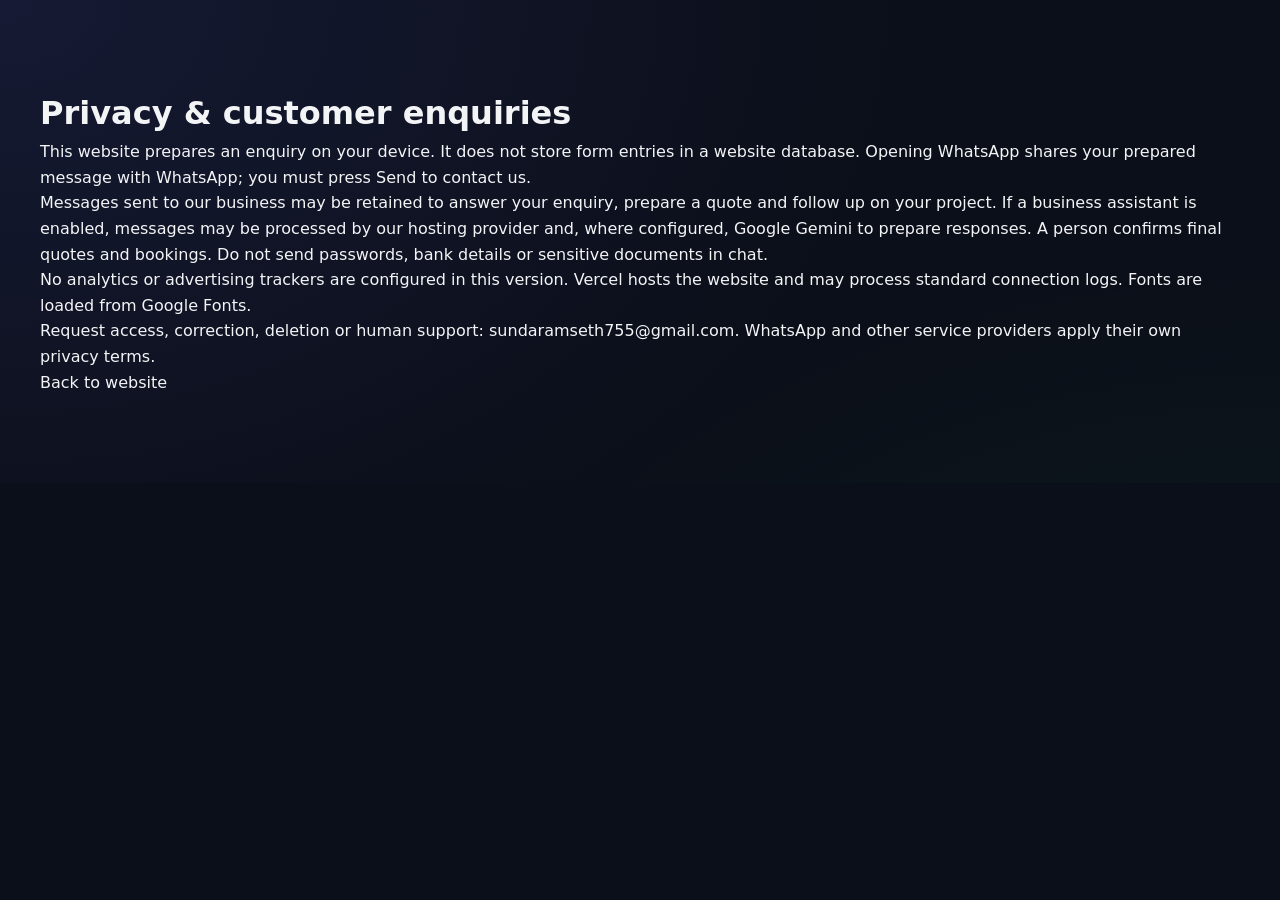
<file: privacy.html>
<!doctype html><html lang="en"><head><meta charset="utf-8"><meta name="viewport" content="width=device-width,initial-scale=1"><title>Privacy | Sundaram Seth</title><link rel="stylesheet" href="/css/styles.css"></head><body><main class="container section"><h1>Privacy & customer enquiries</h1><p>This website prepares an enquiry on your device. It does not store form entries in a website database. Opening WhatsApp shares your prepared message with WhatsApp; you must press Send to contact us.</p><p>Messages sent to our business may be retained to answer your enquiry, prepare a quote and follow up on your project. If a business assistant is enabled, messages may be processed by our hosting provider and, where configured, Google Gemini to prepare responses. A person confirms final quotes and bookings. Do not send passwords, bank details or sensitive documents in chat.</p><p>No analytics or advertising trackers are configured in this version. Vercel hosts the website and may process standard connection logs. Fonts are loaded from Google Fonts.</p><p>Request access, correction, deletion or human support: <a href="mailto:sundaramseth755@gmail.com">sundaramseth755@gmail.com</a>. WhatsApp and other service providers apply their own privacy terms.</p><p><a href="/">Back to website</a></p></main></body></html>
</file>
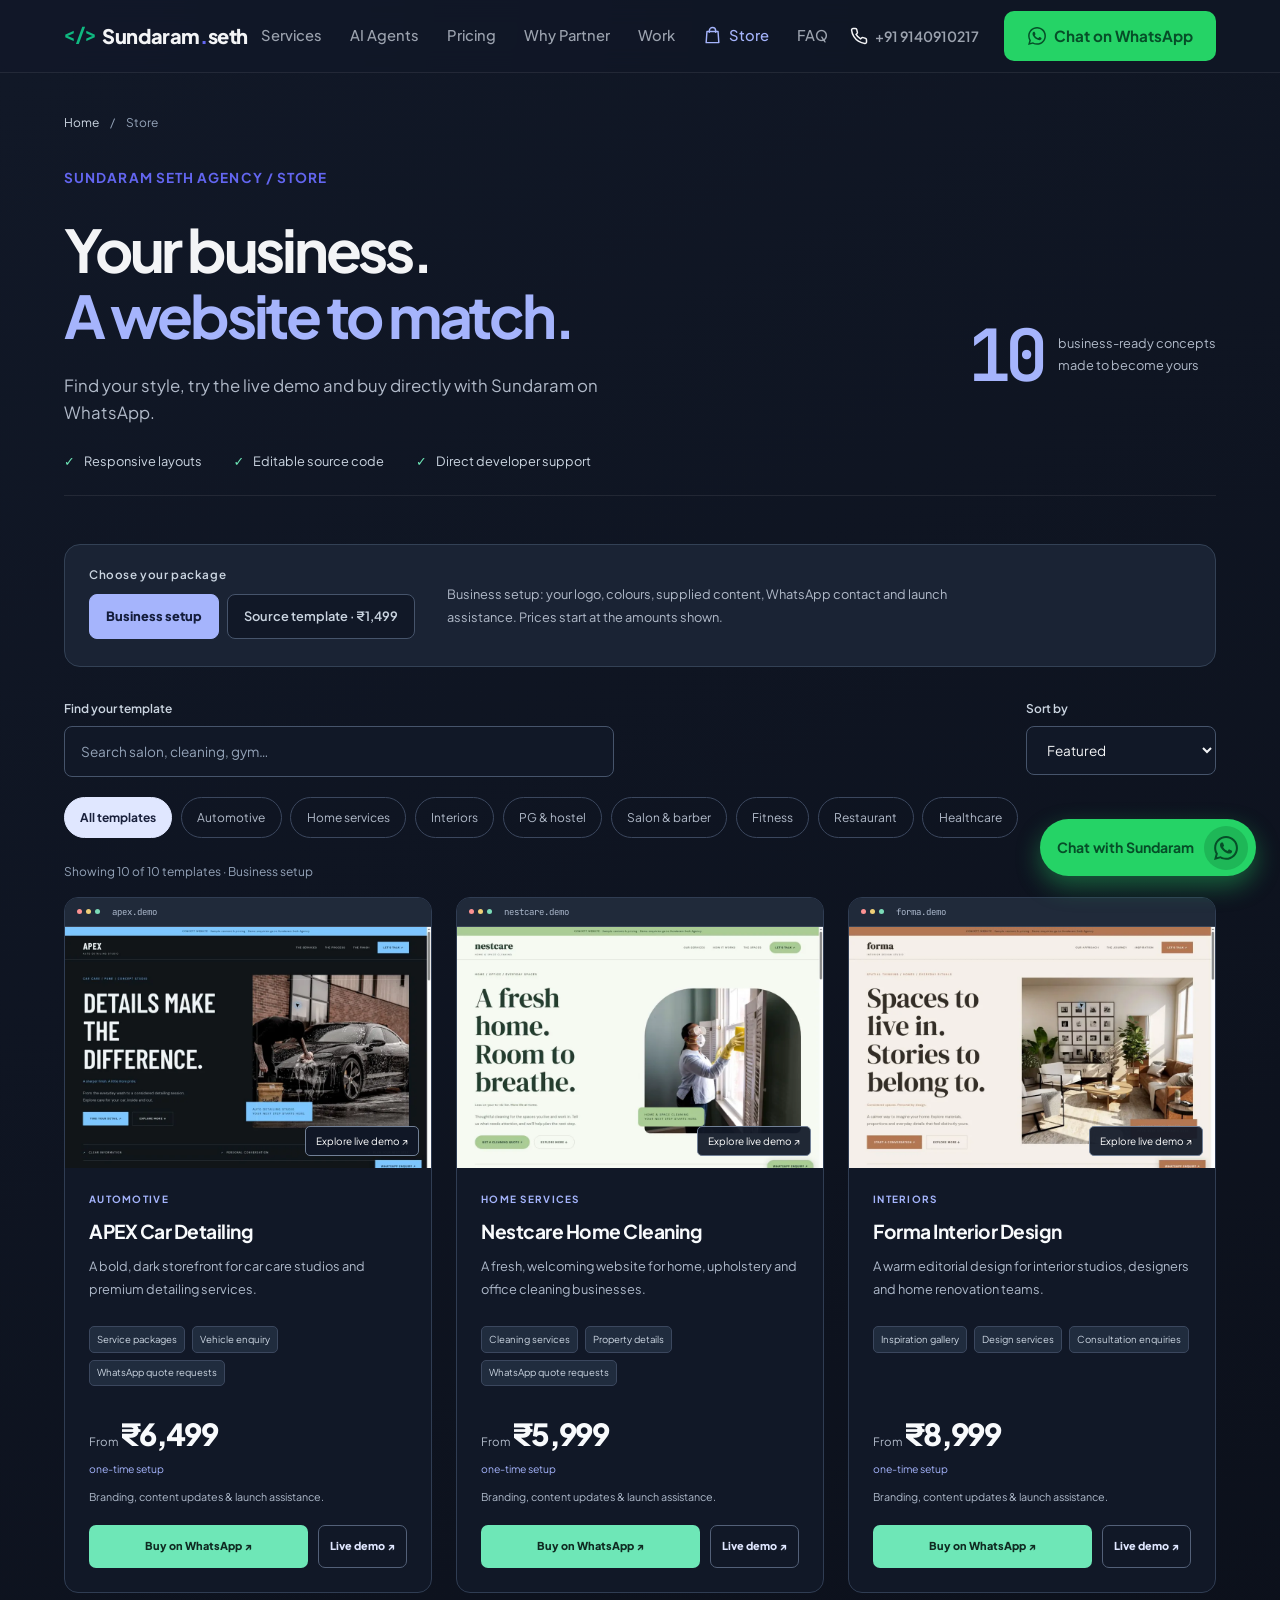
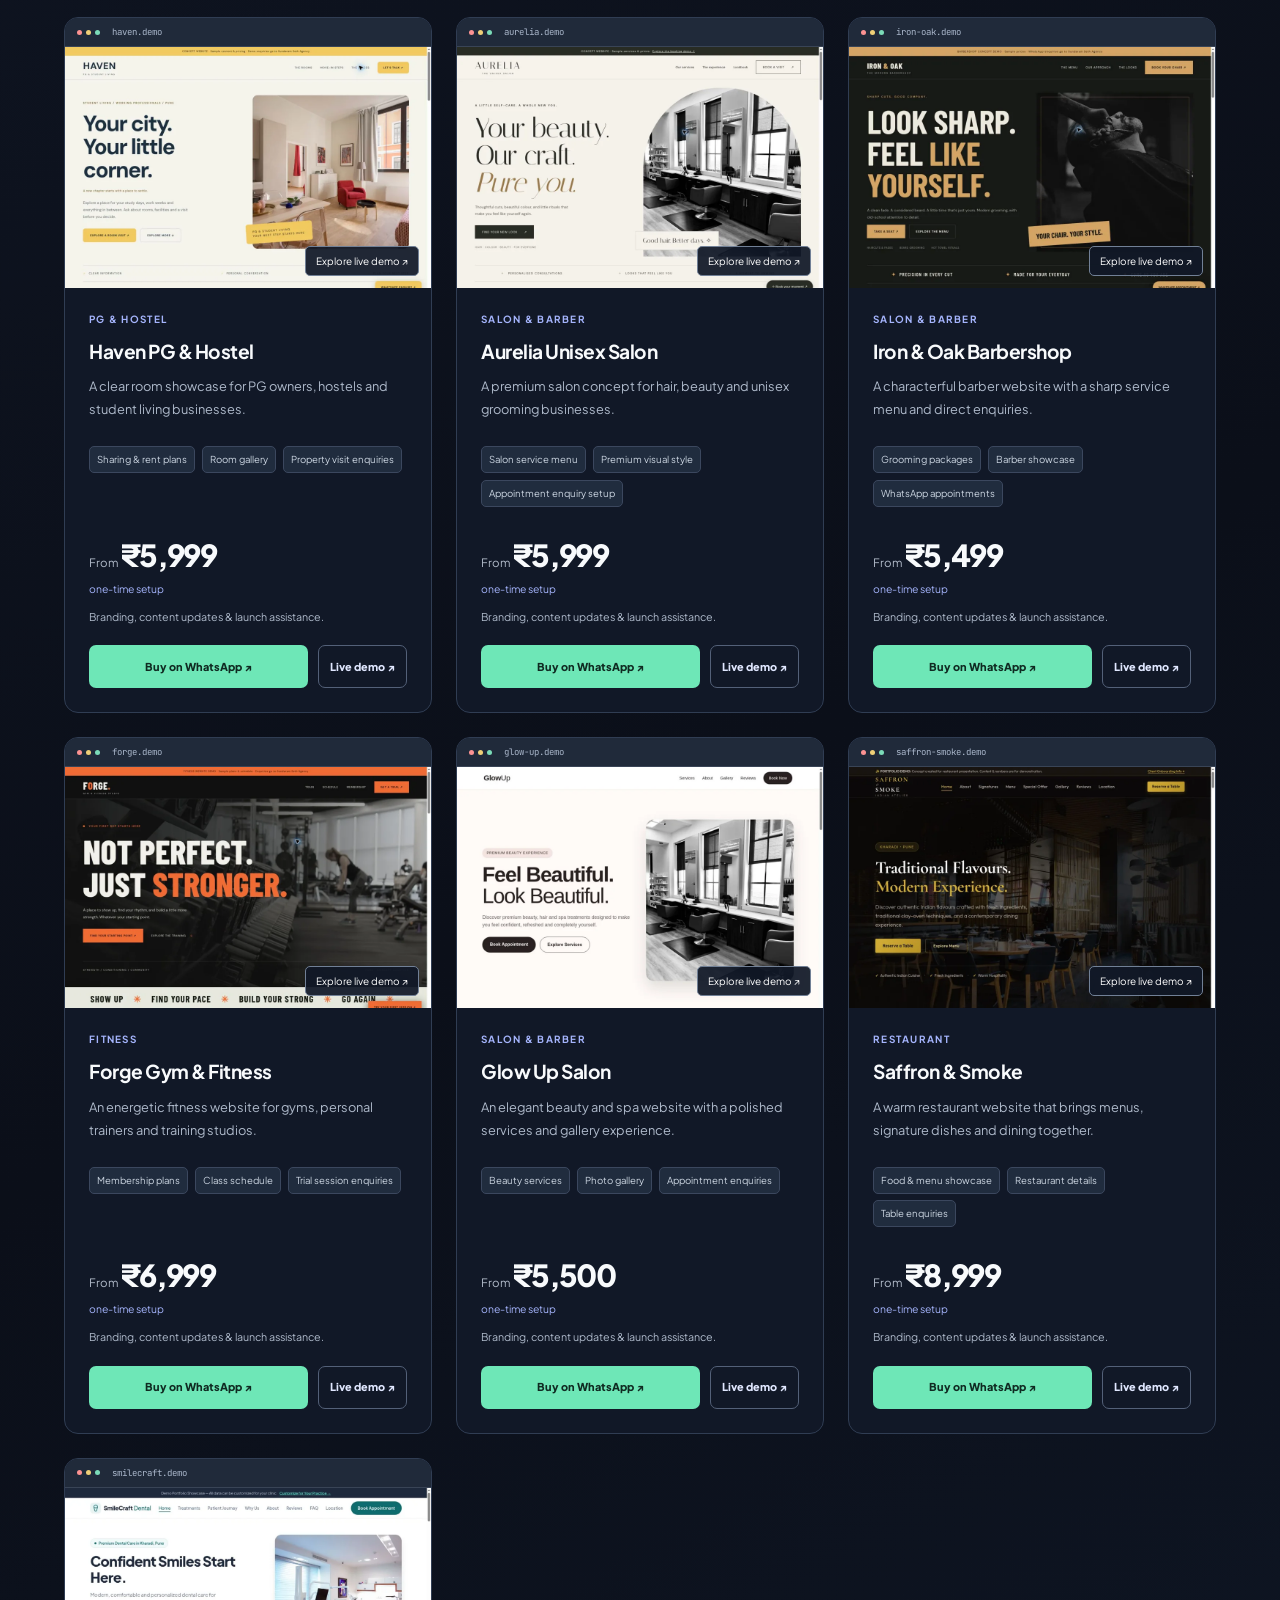
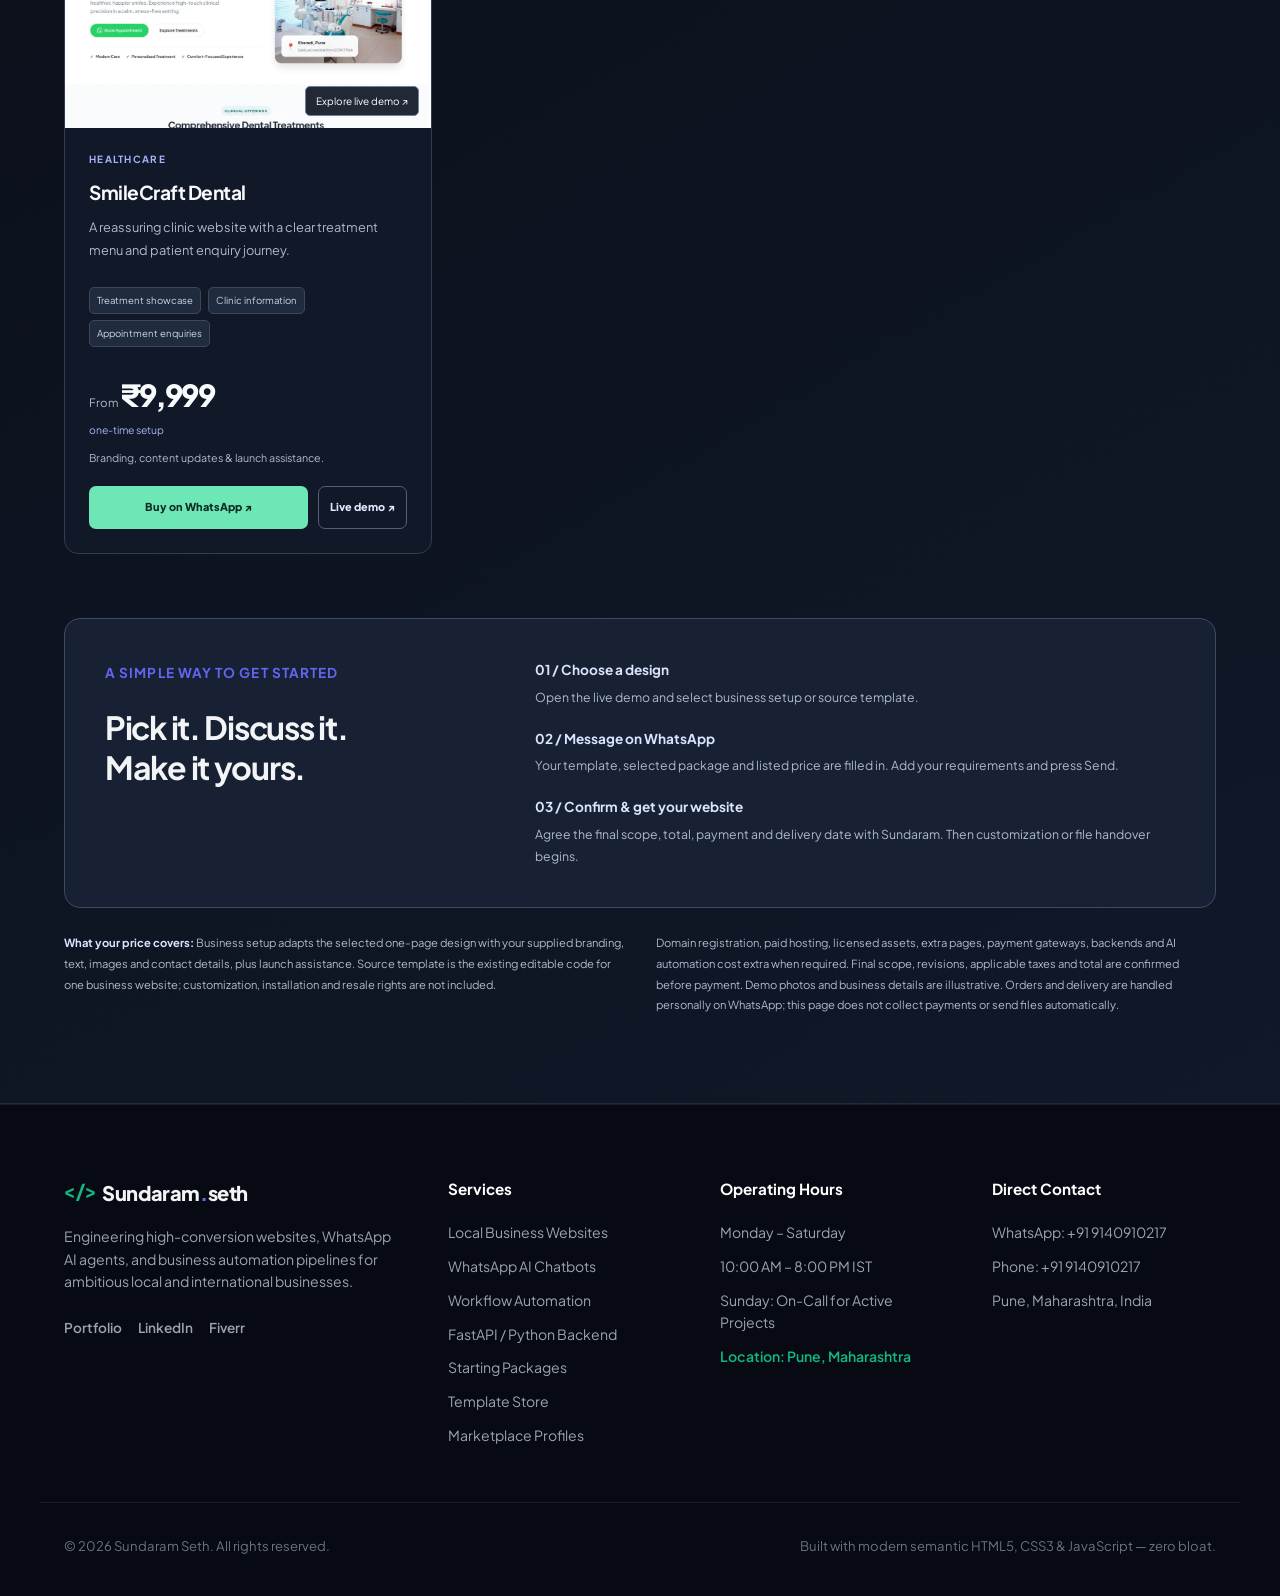
<file: store.html>
<!DOCTYPE html>
<html lang="en">
<head>
  <meta charset="UTF-8">
  <meta name="viewport" content="width=device-width, initial-scale=1.0">
  <meta http-equiv="X-UA-Compatible" content="ie=edge">
  <link rel="apple-touch-icon" sizes="180x180" href="/apple-touch-icon.png">
<link rel="icon" type="image/png" sizes="32x32" href="/favicon-32x32.png">
<link rel="icon" type="image/png" sizes="16x16" href="/favicon-16x16.png">
<link rel="manifest" href="/site.webmanifest">

  <!-- Primary SEO Meta Tags -->
  <title>Template Store | Sundaram Seth Agency</title>
  <meta name="title" content="Template Store | Sundaram Seth Agency">
  <meta name="description" content="Browse 10 business website templates. Buy editable source from ₹1,499 or a customized business setup directly on WhatsApp. Try salon, gym, cleaning, interior, PG, restaurant and dental demos.">
  <meta name="keywords" content="web developer pune, freelance website developer, whatsapp ai agent, business automation pune, fastapi developer, local business websites, AI chatbot for business">
  <link rel="canonical" href="https://sundaram-agency.vercel.app/store.html">
  <meta name="author" content="Sundaram Seth">
  <meta name="robots" content="index, follow">

  <!-- Open Graph / Facebook / WhatsApp Preview -->
  <meta property="og:type" content="website">
  <meta property="og:url" content="https://sundaram-agency.vercel.app/store.html">
  <meta property="og:title" content="Template Store | Sundaram Seth Agency">
  <meta property="og:description" content="Explore business website demos, choose your package and buy directly on WhatsApp. Source templates from ₹1,499.">
  <meta property="og:image" content="https://sundaram-agency.vercel.app/android-chrome-512x512.png">

  <!-- Twitter Meta -->
  <meta property="twitter:card" content="summary_large_image">
  <meta property="twitter:url" content="https://sundaram-agency.vercel.app/store.html">
  <meta property="twitter:title" content="Template Store | Sundaram Seth Agency">
  <meta property="twitter:description" content="Explore business website demos, choose your package and buy directly on WhatsApp. Source templates from ₹1,499.">
  <meta property="twitter:image" content="https://sundaram-agency.vercel.app/android-chrome-512x512.png">

  <!-- Fonts & Stylesheet -->
  <link rel="preconnect" href="https://fonts.googleapis.com">
  <link rel="preconnect" href="https://fonts.gstatic.com" crossorigin>
  <link href="https://fonts.googleapis.com/css2?family=Plus+Jakarta+Sans:wght@400;500;600;700;800&family=JetBrains+Mono:wght@400;600&display=swap" rel="stylesheet">
  <link rel="stylesheet" href="css/styles.css">
  <link rel="stylesheet" href="css/store.css">

  <!-- LocalBusiness / ProfessionalService Schema -->
  <script type="application/ld+json">{"@context": "https://schema.org", "@type": "CollectionPage", "name": "Template Store | Sundaram Seth Agency", "url": "https://sundaram-agency.vercel.app/store.html", "description": "Business website templates and customized website setups. Orders are confirmed directly on WhatsApp.", "isPartOf": {"@type": "WebSite", "name": "Sundaram Seth Agency", "url": "https://sundaram-agency.vercel.app/"}}</script>
</head>
<body class="standalone-store">
<a class="store-skip-link" href="#store">Skip to store</a>
  <!-- Navigation -->
  <header class="site-header" id="navbar">
    <div class="container header-container">
      <a href="/" class="brand-logo">
        <span class="logo-symbol">&lt;/&gt;</span>
        <span class="logo-text">Sundaram<span class="accent-dot">.</span>seth</span>
      </a>

      <nav class="desktop-nav" aria-label="Primary Navigation">
        <a href="/#services" class="nav-link">Services</a>
        <a href="/#whatsapp-solution" class="nav-link">AI Agents</a>
        <a href="/#pricing" class="nav-link">Pricing</a>
        <a href="/#why-me" class="nav-link">Why Partner</a>
        <a href="/#portfolio" class="nav-link">Work</a>
        <a href="/store.html" class="nav-link store-nav-link" aria-current="page"><svg class="store-bag-icon" viewBox="0 0 24 24" width="19" height="19" fill="none" stroke="currentColor" stroke-width="1.8" stroke-linecap="round" stroke-linejoin="round" aria-hidden="true"><path d="M5 7h14l1 14H4L5 7Z"/><path d="M8 8V6a4 4 0 0 1 8 0v2"/></svg><span>Store</span></a>
        <a href="/#faq" class="nav-link">FAQ</a>
      </nav>

      <div class="header-actions">
        <a href="tel:+919140910217" class="btn-phone" aria-label="Direct Phone Call">
          <img src="./img/phone.svg" alt="Phone" width="18" height="18" class="icon-svg">
          <span class="phone-label">+91 9140910217</span>
        </a>
        <a href="https://wa.me/919140910217" class="btn btn-whatsapp header-cta js-whatsapp-trigger" data-msg-key="consultation">
          <img src="img/whatsapp.svg" alt="WhatsApp" width="18" height="18" class="icon-svg">
          Chat on WhatsApp
        </a>
        <button class="mobile-toggle" id="mobileMenuBtn" aria-controls="mobileDrawer" aria-expanded="false" aria-label="Toggle Navigation Menu">
          <span></span><span></span><span></span>
        </button>
      </div>
    </div>

    <!-- Mobile Drawer -->
    <div class="mobile-drawer" id="mobileDrawer">
      <nav class="mobile-nav">
        <a href="/#services" class="mobile-nav-link">Services & Capabilities</a>
        <a href="/#whatsapp-solution" class="mobile-nav-link">WhatsApp AI Agents</a>
        <a href="/#pricing" class="mobile-nav-link">Transparent Pricing</a>
        <a href="/#why-me" class="mobile-nav-link">Why Work With Me</a>
        <a href="/#portfolio" class="mobile-nav-link">Selected Work</a>
        <a href="/store.html" class="mobile-nav-link store-nav-link" aria-current="page"><svg class="store-bag-icon" viewBox="0 0 24 24" width="19" height="19" fill="none" stroke="currentColor" stroke-width="1.8" stroke-linecap="round" stroke-linejoin="round" aria-hidden="true"><path d="M5 7h14l1 14H4L5 7Z"/><path d="M8 8V6a4 4 0 0 1 8 0v2"/></svg><span>Store</span></a>
        <a href="/#faq" class="mobile-nav-link">Frequently Asked Questions</a>
        <a href="/#contact" class="mobile-nav-link">Contact & Quote</a>
      </nav>
      <div class="mobile-drawer-cta">
        <a href="https://wa.me/919140910217" class="btn btn-whatsapp btn-block js-whatsapp-trigger" data-msg-key="consultation">
          <img src="img/whatsapp.svg" alt="WhatsApp" width="18" height="18" class="icon-svg">
          Get Free Consultation on WhatsApp
        </a>
      </div>
    </div>
  </header>

<main>
    <!-- Direct template store: prices and product-specific WhatsApp enquiries -->
    <section class="section template-store" id="store" aria-labelledby="templateStoreTitle">
      <div class="container">
        <nav class="store-breadcrumb" aria-label="Breadcrumb"><a href="/">Home</a><span aria-hidden="true">/</span><span aria-current="page">Store</span></nav><div class="store-intro"><div><span class="section-subtitle">Sundaram Seth Agency / Store</span><h1 id="templateStoreTitle">Your business.<br><span>A website to match.</span></h1><p>Find your style, try the live demo and buy directly with Sundaram on WhatsApp.</p></div><div class="store-stamp"><strong>10</strong><span>business-ready concepts<br>made to become yours</span></div></div>
        <div class="store-promise"><span>Responsive layouts</span><span>Editable source code</span><span>Direct developer support</span></div>
        <div class="store-package-bar"><fieldset class="store-package-choice"><legend>Choose your package</legend><label><input type="radio" name="storePackage" value="setup" checked><span>Business setup</span></label><label><input type="radio" name="storePackage" value="source"><span>Source template · ₹1,499</span></label></fieldset><p id="storePackageNote">Business setup: your logo, colours, supplied content, WhatsApp contact and launch assistance. Prices start at the amounts shown.</p></div>
        <div class="store-toolbar"><div class="store-search"><label for="storeSearch">Find your template</label><input id="storeSearch" type="search" placeholder="Search salon, cleaning, gym…" autocomplete="off" aria-controls="templateGrid"></div><div class="store-sort"><label for="storeSort">Sort by</label><select id="storeSort" aria-controls="templateGrid"><option value="featured">Featured</option><option value="price-low">Price: low to high</option><option value="price-high">Price: high to low</option><option value="name">Name: A–Z</option></select></div></div>
        <div class="store-filters" role="group" aria-label="Filter templates by category"><button type="button" data-store-filter="all" aria-pressed="true" aria-controls="templateGrid">All templates</button><button type="button" data-store-filter="Automotive" aria-pressed="false" aria-controls="templateGrid">Automotive</button><button type="button" data-store-filter="Home services" aria-pressed="false" aria-controls="templateGrid">Home services</button><button type="button" data-store-filter="Interiors" aria-pressed="false" aria-controls="templateGrid">Interiors</button><button type="button" data-store-filter="PG &amp; hostel" aria-pressed="false" aria-controls="templateGrid">PG &amp; hostel</button><button type="button" data-store-filter="Salon &amp; barber" aria-pressed="false" aria-controls="templateGrid">Salon &amp; barber</button><button type="button" data-store-filter="Fitness" aria-pressed="false" aria-controls="templateGrid">Fitness</button><button type="button" data-store-filter="Restaurant" aria-pressed="false" aria-controls="templateGrid">Restaurant</button><button type="button" data-store-filter="Healthcare" aria-pressed="false" aria-controls="templateGrid">Healthcare</button></div>
        <p class="store-results" id="storeResults" role="status" aria-live="polite">Showing 10 templates · Business setup</p>
        <div class="template-grid" id="templateGrid"><article class="template-product" data-product-id="apex" data-category="Automotive" data-price="6499">
 <a class="template-preview" href="https://apex-auto-detailing-gamma.vercel.app/" target="_blank" rel="noopener noreferrer" aria-label="View APEX Car Detailing live demo"><span class="preview-browser" aria-hidden="true"><i></i><i></i><i></i><span>apex.demo</span></span><img src="img/store/apex.webp" alt="APEX Car Detailing website preview" width="1000" height="685" loading="lazy"><span class="preview-open">Explore live demo ↗</span></a>
 <div class="template-body"><span class="template-category">Automotive</span><h3>APEX Car Detailing</h3><p class="template-description">A bold, dark storefront for car care studios and premium detailing services.</p><ul class="template-features"><li>Service packages</li><li>Vehicle enquiry</li><li>WhatsApp quote requests</li></ul><div class="template-price"><span data-price-prefix>From</span> <strong data-product-price>₹6,499</strong><small data-price-suffix>one-time setup</small></div><p class="template-package" data-package-copy>Branding, content updates & launch assistance.</p><div class="template-actions"><a class="template-buy" href="https://wa.me/919140910217?text=Hi%20Sundaram%2C%20I%20want%20to%20buy%20APEX%20Car%20Detailing%20from%20your%20agency%20Store.%0AProduct%20ID%3A%20apex%0APackage%3A%20Customized%20business%20setup%0AListed%20price%3A%20From%20%E2%82%B96%2C499%0ADemo%3A%20https%3A//apex-auto-detailing-gamma.vercel.app/%0APlease%20confirm%20the%20scope%2C%20final%20total%2C%20payment%20instructions%20and%20delivery%20timeline.%0AMy%20business%20name%3A%0AMy%20city%3A%0ACustomization%20needed%3A" target="_blank" rel="noopener noreferrer" aria-label="Buy APEX Car Detailing on WhatsApp">Buy on WhatsApp ↗</a><a class="template-demo" href="https://apex-auto-detailing-gamma.vercel.app/" target="_blank" rel="noopener noreferrer" aria-label="Live demo of APEX Car Detailing">Live demo ↗</a></div></div></article><article class="template-product" data-product-id="nestcare" data-category="Home services" data-price="5999">
 <a class="template-preview" href="https://nestcare-home-cleaning.vercel.app/" target="_blank" rel="noopener noreferrer" aria-label="View Nestcare Home Cleaning live demo"><span class="preview-browser" aria-hidden="true"><i></i><i></i><i></i><span>nestcare.demo</span></span><img src="img/store/nestcare.webp" alt="Nestcare Home Cleaning website preview" width="1000" height="685" loading="lazy"><span class="preview-open">Explore live demo ↗</span></a>
 <div class="template-body"><span class="template-category">Home services</span><h3>Nestcare Home Cleaning</h3><p class="template-description">A fresh, welcoming website for home, upholstery and office cleaning businesses.</p><ul class="template-features"><li>Cleaning services</li><li>Property details</li><li>WhatsApp quote requests</li></ul><div class="template-price"><span data-price-prefix>From</span> <strong data-product-price>₹5,999</strong><small data-price-suffix>one-time setup</small></div><p class="template-package" data-package-copy>Branding, content updates & launch assistance.</p><div class="template-actions"><a class="template-buy" href="https://wa.me/919140910217?text=Hi%20Sundaram%2C%20I%20want%20to%20buy%20Nestcare%20Home%20Cleaning%20from%20your%20agency%20Store.%0AProduct%20ID%3A%20nestcare%0APackage%3A%20Customized%20business%20setup%0AListed%20price%3A%20From%20%E2%82%B95%2C999%0ADemo%3A%20https%3A//nestcare-home-cleaning.vercel.app/%0APlease%20confirm%20the%20scope%2C%20final%20total%2C%20payment%20instructions%20and%20delivery%20timeline.%0AMy%20business%20name%3A%0AMy%20city%3A%0ACustomization%20needed%3A" target="_blank" rel="noopener noreferrer" aria-label="Buy Nestcare Home Cleaning on WhatsApp">Buy on WhatsApp ↗</a><a class="template-demo" href="https://nestcare-home-cleaning.vercel.app/" target="_blank" rel="noopener noreferrer" aria-label="Live demo of Nestcare Home Cleaning">Live demo ↗</a></div></div></article><article class="template-product" data-product-id="forma" data-category="Interiors" data-price="8999">
 <a class="template-preview" href="https://forma-interior-studio-nine.vercel.app/" target="_blank" rel="noopener noreferrer" aria-label="View Forma Interior Design live demo"><span class="preview-browser" aria-hidden="true"><i></i><i></i><i></i><span>forma.demo</span></span><img src="img/store/forma.webp" alt="Forma Interior Design website preview" width="1000" height="685" loading="lazy"><span class="preview-open">Explore live demo ↗</span></a>
 <div class="template-body"><span class="template-category">Interiors</span><h3>Forma Interior Design</h3><p class="template-description">A warm editorial design for interior studios, designers and home renovation teams.</p><ul class="template-features"><li>Inspiration gallery</li><li>Design services</li><li>Consultation enquiries</li></ul><div class="template-price"><span data-price-prefix>From</span> <strong data-product-price>₹8,999</strong><small data-price-suffix>one-time setup</small></div><p class="template-package" data-package-copy>Branding, content updates & launch assistance.</p><div class="template-actions"><a class="template-buy" href="https://wa.me/919140910217?text=Hi%20Sundaram%2C%20I%20want%20to%20buy%20Forma%20Interior%20Design%20from%20your%20agency%20Store.%0AProduct%20ID%3A%20forma%0APackage%3A%20Customized%20business%20setup%0AListed%20price%3A%20From%20%E2%82%B98%2C999%0ADemo%3A%20https%3A//forma-interior-studio-nine.vercel.app/%0APlease%20confirm%20the%20scope%2C%20final%20total%2C%20payment%20instructions%20and%20delivery%20timeline.%0AMy%20business%20name%3A%0AMy%20city%3A%0ACustomization%20needed%3A" target="_blank" rel="noopener noreferrer" aria-label="Buy Forma Interior Design on WhatsApp">Buy on WhatsApp ↗</a><a class="template-demo" href="https://forma-interior-studio-nine.vercel.app/" target="_blank" rel="noopener noreferrer" aria-label="Live demo of Forma Interior Design">Live demo ↗</a></div></div></article><article class="template-product" data-product-id="haven" data-category="PG &amp; hostel" data-price="5999">
 <a class="template-preview" href="https://haven-pg-hostel.vercel.app/" target="_blank" rel="noopener noreferrer" aria-label="View Haven PG &amp; Hostel live demo"><span class="preview-browser" aria-hidden="true"><i></i><i></i><i></i><span>haven.demo</span></span><img src="img/store/haven.webp" alt="Haven PG &amp; Hostel website preview" width="1000" height="685" loading="lazy"><span class="preview-open">Explore live demo ↗</span></a>
 <div class="template-body"><span class="template-category">PG &amp; hostel</span><h3>Haven PG &amp; Hostel</h3><p class="template-description">A clear room showcase for PG owners, hostels and student living businesses.</p><ul class="template-features"><li>Sharing &amp; rent plans</li><li>Room gallery</li><li>Property visit enquiries</li></ul><div class="template-price"><span data-price-prefix>From</span> <strong data-product-price>₹5,999</strong><small data-price-suffix>one-time setup</small></div><p class="template-package" data-package-copy>Branding, content updates & launch assistance.</p><div class="template-actions"><a class="template-buy" href="https://wa.me/919140910217?text=Hi%20Sundaram%2C%20I%20want%20to%20buy%20Haven%20PG%20%26%20Hostel%20from%20your%20agency%20Store.%0AProduct%20ID%3A%20haven%0APackage%3A%20Customized%20business%20setup%0AListed%20price%3A%20From%20%E2%82%B95%2C999%0ADemo%3A%20https%3A//haven-pg-hostel.vercel.app/%0APlease%20confirm%20the%20scope%2C%20final%20total%2C%20payment%20instructions%20and%20delivery%20timeline.%0AMy%20business%20name%3A%0AMy%20city%3A%0ACustomization%20needed%3A" target="_blank" rel="noopener noreferrer" aria-label="Buy Haven PG &amp; Hostel on WhatsApp">Buy on WhatsApp ↗</a><a class="template-demo" href="https://haven-pg-hostel.vercel.app/" target="_blank" rel="noopener noreferrer" aria-label="Live demo of Haven PG &amp; Hostel">Live demo ↗</a></div></div></article><article class="template-product" data-product-id="aurelia" data-category="Salon &amp; barber" data-price="5999">
 <a class="template-preview" href="https://aurelia-premium-salon.vercel.app/" target="_blank" rel="noopener noreferrer" aria-label="View Aurelia Unisex Salon live demo"><span class="preview-browser" aria-hidden="true"><i></i><i></i><i></i><span>aurelia.demo</span></span><img src="img/store/aurelia.webp" alt="Aurelia Unisex Salon website preview" width="1000" height="685" loading="lazy"><span class="preview-open">Explore live demo ↗</span></a>
 <div class="template-body"><span class="template-category">Salon &amp; barber</span><h3>Aurelia Unisex Salon</h3><p class="template-description">A premium salon concept for hair, beauty and unisex grooming businesses.</p><ul class="template-features"><li>Salon service menu</li><li>Premium visual style</li><li>Appointment enquiry setup</li></ul><div class="template-price"><span data-price-prefix>From</span> <strong data-product-price>₹5,999</strong><small data-price-suffix>one-time setup</small></div><p class="template-package" data-package-copy>Branding, content updates & launch assistance.</p><div class="template-actions"><a class="template-buy" href="https://wa.me/919140910217?text=Hi%20Sundaram%2C%20I%20want%20to%20buy%20Aurelia%20Unisex%20Salon%20from%20your%20agency%20Store.%0AProduct%20ID%3A%20aurelia%0APackage%3A%20Customized%20business%20setup%0AListed%20price%3A%20From%20%E2%82%B95%2C999%0ADemo%3A%20https%3A//aurelia-premium-salon.vercel.app/%0APlease%20confirm%20the%20scope%2C%20final%20total%2C%20payment%20instructions%20and%20delivery%20timeline.%0AMy%20business%20name%3A%0AMy%20city%3A%0ACustomization%20needed%3A" target="_blank" rel="noopener noreferrer" aria-label="Buy Aurelia Unisex Salon on WhatsApp">Buy on WhatsApp ↗</a><a class="template-demo" href="https://aurelia-premium-salon.vercel.app/" target="_blank" rel="noopener noreferrer" aria-label="Live demo of Aurelia Unisex Salon">Live demo ↗</a></div></div></article><article class="template-product" data-product-id="iron-oak" data-category="Salon &amp; barber" data-price="5499">
 <a class="template-preview" href="https://iron-and-oak-barbershop-alpha.vercel.app/" target="_blank" rel="noopener noreferrer" aria-label="View Iron &amp; Oak Barbershop live demo"><span class="preview-browser" aria-hidden="true"><i></i><i></i><i></i><span>iron-oak.demo</span></span><img src="img/store/iron-oak.webp" alt="Iron &amp; Oak Barbershop website preview" width="1000" height="685" loading="lazy"><span class="preview-open">Explore live demo ↗</span></a>
 <div class="template-body"><span class="template-category">Salon &amp; barber</span><h3>Iron &amp; Oak Barbershop</h3><p class="template-description">A characterful barber website with a sharp service menu and direct enquiries.</p><ul class="template-features"><li>Grooming packages</li><li>Barber showcase</li><li>WhatsApp appointments</li></ul><div class="template-price"><span data-price-prefix>From</span> <strong data-product-price>₹5,499</strong><small data-price-suffix>one-time setup</small></div><p class="template-package" data-package-copy>Branding, content updates & launch assistance.</p><div class="template-actions"><a class="template-buy" href="https://wa.me/919140910217?text=Hi%20Sundaram%2C%20I%20want%20to%20buy%20Iron%20%26%20Oak%20Barbershop%20from%20your%20agency%20Store.%0AProduct%20ID%3A%20iron-oak%0APackage%3A%20Customized%20business%20setup%0AListed%20price%3A%20From%20%E2%82%B95%2C499%0ADemo%3A%20https%3A//iron-and-oak-barbershop-alpha.vercel.app/%0APlease%20confirm%20the%20scope%2C%20final%20total%2C%20payment%20instructions%20and%20delivery%20timeline.%0AMy%20business%20name%3A%0AMy%20city%3A%0ACustomization%20needed%3A" target="_blank" rel="noopener noreferrer" aria-label="Buy Iron &amp; Oak Barbershop on WhatsApp">Buy on WhatsApp ↗</a><a class="template-demo" href="https://iron-and-oak-barbershop-alpha.vercel.app/" target="_blank" rel="noopener noreferrer" aria-label="Live demo of Iron &amp; Oak Barbershop">Live demo ↗</a></div></div></article><article class="template-product" data-product-id="forge" data-category="Fitness" data-price="6999">
 <a class="template-preview" href="https://forge-gym-fitness.vercel.app/" target="_blank" rel="noopener noreferrer" aria-label="View Forge Gym &amp; Fitness live demo"><span class="preview-browser" aria-hidden="true"><i></i><i></i><i></i><span>forge.demo</span></span><img src="img/store/forge.webp" alt="Forge Gym &amp; Fitness website preview" width="1000" height="685" loading="lazy"><span class="preview-open">Explore live demo ↗</span></a>
 <div class="template-body"><span class="template-category">Fitness</span><h3>Forge Gym &amp; Fitness</h3><p class="template-description">An energetic fitness website for gyms, personal trainers and training studios.</p><ul class="template-features"><li>Membership plans</li><li>Class schedule</li><li>Trial session enquiries</li></ul><div class="template-price"><span data-price-prefix>From</span> <strong data-product-price>₹6,999</strong><small data-price-suffix>one-time setup</small></div><p class="template-package" data-package-copy>Branding, content updates & launch assistance.</p><div class="template-actions"><a class="template-buy" href="https://wa.me/919140910217?text=Hi%20Sundaram%2C%20I%20want%20to%20buy%20Forge%20Gym%20%26%20Fitness%20from%20your%20agency%20Store.%0AProduct%20ID%3A%20forge%0APackage%3A%20Customized%20business%20setup%0AListed%20price%3A%20From%20%E2%82%B96%2C999%0ADemo%3A%20https%3A//forge-gym-fitness.vercel.app/%0APlease%20confirm%20the%20scope%2C%20final%20total%2C%20payment%20instructions%20and%20delivery%20timeline.%0AMy%20business%20name%3A%0AMy%20city%3A%0ACustomization%20needed%3A" target="_blank" rel="noopener noreferrer" aria-label="Buy Forge Gym &amp; Fitness on WhatsApp">Buy on WhatsApp ↗</a><a class="template-demo" href="https://forge-gym-fitness.vercel.app/" target="_blank" rel="noopener noreferrer" aria-label="Live demo of Forge Gym &amp; Fitness">Live demo ↗</a></div></div></article><article class="template-product" data-product-id="glow-up" data-category="Salon &amp; barber" data-price="5500">
 <a class="template-preview" href="https://glowupsaloon.vercel.app/" target="_blank" rel="noopener noreferrer" aria-label="View Glow Up Salon live demo"><span class="preview-browser" aria-hidden="true"><i></i><i></i><i></i><span>glow-up.demo</span></span><img src="img/project-salon.webp" alt="Glow Up Salon website preview" width="1000" height="685" loading="lazy"><span class="preview-open">Explore live demo ↗</span></a>
 <div class="template-body"><span class="template-category">Salon &amp; barber</span><h3>Glow Up Salon</h3><p class="template-description">An elegant beauty and spa website with a polished services and gallery experience.</p><ul class="template-features"><li>Beauty services</li><li>Photo gallery</li><li>Appointment enquiries</li></ul><div class="template-price"><span data-price-prefix>From</span> <strong data-product-price>₹5,500</strong><small data-price-suffix>one-time setup</small></div><p class="template-package" data-package-copy>Branding, content updates & launch assistance.</p><div class="template-actions"><a class="template-buy" href="https://wa.me/919140910217?text=Hi%20Sundaram%2C%20I%20want%20to%20buy%20Glow%20Up%20Salon%20from%20your%20agency%20Store.%0AProduct%20ID%3A%20glow-up%0APackage%3A%20Customized%20business%20setup%0AListed%20price%3A%20From%20%E2%82%B95%2C500%0ADemo%3A%20https%3A//glowupsaloon.vercel.app/%0APlease%20confirm%20the%20scope%2C%20final%20total%2C%20payment%20instructions%20and%20delivery%20timeline.%0AMy%20business%20name%3A%0AMy%20city%3A%0ACustomization%20needed%3A" target="_blank" rel="noopener noreferrer" aria-label="Buy Glow Up Salon on WhatsApp">Buy on WhatsApp ↗</a><a class="template-demo" href="https://glowupsaloon.vercel.app/" target="_blank" rel="noopener noreferrer" aria-label="Live demo of Glow Up Salon">Live demo ↗</a></div></div></article><article class="template-product" data-product-id="saffron-smoke" data-category="Restaurant" data-price="8999">
 <a class="template-preview" href="https://saffron-and-smoke-self.vercel.app/" target="_blank" rel="noopener noreferrer" aria-label="View Saffron &amp; Smoke live demo"><span class="preview-browser" aria-hidden="true"><i></i><i></i><i></i><span>saffron-smoke.demo</span></span><img src="img/project-restaurant.webp" alt="Saffron &amp; Smoke website preview" width="1000" height="685" loading="lazy"><span class="preview-open">Explore live demo ↗</span></a>
 <div class="template-body"><span class="template-category">Restaurant</span><h3>Saffron &amp; Smoke</h3><p class="template-description">A warm restaurant website that brings menus, signature dishes and dining together.</p><ul class="template-features"><li>Food &amp; menu showcase</li><li>Restaurant details</li><li>Table enquiries</li></ul><div class="template-price"><span data-price-prefix>From</span> <strong data-product-price>₹8,999</strong><small data-price-suffix>one-time setup</small></div><p class="template-package" data-package-copy>Branding, content updates & launch assistance.</p><div class="template-actions"><a class="template-buy" href="https://wa.me/919140910217?text=Hi%20Sundaram%2C%20I%20want%20to%20buy%20Saffron%20%26%20Smoke%20from%20your%20agency%20Store.%0AProduct%20ID%3A%20saffron-smoke%0APackage%3A%20Customized%20business%20setup%0AListed%20price%3A%20From%20%E2%82%B98%2C999%0ADemo%3A%20https%3A//saffron-and-smoke-self.vercel.app/%0APlease%20confirm%20the%20scope%2C%20final%20total%2C%20payment%20instructions%20and%20delivery%20timeline.%0AMy%20business%20name%3A%0AMy%20city%3A%0ACustomization%20needed%3A" target="_blank" rel="noopener noreferrer" aria-label="Buy Saffron &amp; Smoke on WhatsApp">Buy on WhatsApp ↗</a><a class="template-demo" href="https://saffron-and-smoke-self.vercel.app/" target="_blank" rel="noopener noreferrer" aria-label="Live demo of Saffron &amp; Smoke">Live demo ↗</a></div></div></article><article class="template-product" data-product-id="smilecraft" data-category="Healthcare" data-price="9999">
 <a class="template-preview" href="https://smilecraft-dental-studio-smoky.vercel.app/" target="_blank" rel="noopener noreferrer" aria-label="View SmileCraft Dental live demo"><span class="preview-browser" aria-hidden="true"><i></i><i></i><i></i><span>smilecraft.demo</span></span><img src="img/project-dental.webp" alt="SmileCraft Dental website preview" width="1000" height="685" loading="lazy"><span class="preview-open">Explore live demo ↗</span></a>
 <div class="template-body"><span class="template-category">Healthcare</span><h3>SmileCraft Dental</h3><p class="template-description">A reassuring clinic website with a clear treatment menu and patient enquiry journey.</p><ul class="template-features"><li>Treatment showcase</li><li>Clinic information</li><li>Appointment enquiries</li></ul><div class="template-price"><span data-price-prefix>From</span> <strong data-product-price>₹9,999</strong><small data-price-suffix>one-time setup</small></div><p class="template-package" data-package-copy>Branding, content updates & launch assistance.</p><div class="template-actions"><a class="template-buy" href="https://wa.me/919140910217?text=Hi%20Sundaram%2C%20I%20want%20to%20buy%20SmileCraft%20Dental%20from%20your%20agency%20Store.%0AProduct%20ID%3A%20smilecraft%0APackage%3A%20Customized%20business%20setup%0AListed%20price%3A%20From%20%E2%82%B99%2C999%0ADemo%3A%20https%3A//smilecraft-dental-studio-smoky.vercel.app/%0APlease%20confirm%20the%20scope%2C%20final%20total%2C%20payment%20instructions%20and%20delivery%20timeline.%0AMy%20business%20name%3A%0AMy%20city%3A%0ACustomization%20needed%3A" target="_blank" rel="noopener noreferrer" aria-label="Buy SmileCraft Dental on WhatsApp">Buy on WhatsApp ↗</a><a class="template-demo" href="https://smilecraft-dental-studio-smoky.vercel.app/" target="_blank" rel="noopener noreferrer" aria-label="Live demo of SmileCraft Dental">Live demo ↗</a></div></div></article></div>
        <div class="store-empty" id="storeEmpty" hidden><h3>No templates match yet.</h3><p>Try a different search or browse the full collection.</p><button type="button" id="storeReset">Show all templates</button></div>
        <div class="store-order-info"><div><span class="section-subtitle">A simple way to get started</span><h3>Pick it. Discuss it.<br>Make it yours.</h3></div><ol><li><strong>01 / Choose a design</strong><span>Open the live demo and select business setup or source template.</span></li><li><strong>02 / Message on WhatsApp</strong><span>Your template, selected package and listed price are filled in. Add your requirements and press Send.</span></li><li><strong>03 / Confirm & get your website</strong><span>Agree the final scope, total, payment and delivery date with Sundaram. Then customization or file handover begins.</span></li></ol></div>
        <div class="store-terms"><p><strong>What your price covers:</strong> Business setup adapts the selected one-page design with your supplied branding, text, images and contact details, plus launch assistance. Source template is the existing editable code for one business website; customization, installation and resale rights are not included.</p><p>Domain registration, paid hosting, licensed assets, extra pages, payment gateways, backends and AI automation cost extra when required. Final scope, revisions, applicable taxes and total are confirmed before payment. Demo photos and business details are illustrative. Orders and delivery are handled personally on WhatsApp; this page does not collect payments or send files automatically.</p></div>
      </div>
    </section>

</main>
  <!-- Sticky Bottom Floating WhatsApp CTA -->
  <div class="floating-whatsapp-container">
    <a href="https://wa.me/919140910217" class="floating-whatsapp-btn js-whatsapp-trigger" data-msg-key="general" aria-label="Open WhatsApp Chat">
      <span class="floating-label">Chat with Sundaram</span>
      <div class="whatsapp-bubble-icon">
        <img src="img/whatsapp.svg" alt="WhatsApp" width="24" height="24" class="icon-svg-inverted">
      </div>
    </a>
  </div>

  <!-- Footer -->
  <footer class="site-footer">
    <div class="container footer-container">
      <div class="footer-col brand-col">
        <a href="/" class="brand-logo footer-logo">
          <span class="logo-symbol">&lt;/&gt;</span>
          <span class="logo-text">Sundaram<span class="accent-dot">.</span>seth</span>
        </a>
        <p class="footer-motto">
          Engineering high-conversion websites, WhatsApp AI agents, and business automation pipelines for ambitious local and international businesses.
        </p>
        <div class="footer-socials">
          <a href="https://sundaramsethweb.web.app/" target="_blank" rel="noopener noreferrer" aria-label="Portfolio">Portfolio</a>
          <a href="https://www.linkedin.com/in/sundaramseth/" target="_blank" rel="noopener noreferrer" aria-label="LinkedIn">LinkedIn</a>
          <a href="https://www.fiverr.com/sundaramseth755?public_mode=true" target="_blank" rel="noopener noreferrer" aria-label="Fiverr">Fiverr</a>
        </div>
      </div>

      <div class="footer-col">
        <h4 class="footer-heading">Services</h4>
        <ul class="footer-links">
          <li><a href="/#services">Local Business Websites</a></li>
          <li><a href="/#whatsapp-solution">WhatsApp AI Chatbots</a></li>
          <li><a href="/#services">Workflow Automation</a></li>
          <li><a href="/#services">FastAPI / Python Backend</a></li>
          <li><a href="/#pricing">Starting Packages</a></li>
          <li><a href="/store.html">Template Store</a></li><li><a href="/#stores">Marketplace Profiles</a></li>
        </ul>
      </div>

      <div class="footer-col">
        <h4 class="footer-heading">Operating Hours</h4>
        <ul class="footer-links">
          <li>Monday – Saturday</li>
          <li>10:00 AM – 8:00 PM IST</li>
          <li>Sunday: On-Call for Active Projects</li>
          <li class="footer-highlight">Location: Pune, Maharashtra</li>
        </ul>
      </div>

      <div class="footer-col">
        <h4 class="footer-heading">Direct Contact</h4>
        <ul class="footer-links">
          <li>WhatsApp: <a href="https://wa.me/919140910217">+91 9140910217</a></li>
          <li>Phone: <a href="tel:+919140910217">+91 9140910217</a></li>
          <li>Pune, Maharashtra, India</li>
        </ul>
      </div>
    </div>

    <div class="container footer-bottom">
      <p>&copy; <span id="copyrightYear"></span> Sundaram Seth. All rights reserved.</p>
      <p class="footer-credit">Built with modern semantic HTML5, CSS3 & JavaScript — zero bloat.</p>
    </div>
  </footer>

  <!-- Scripts -->
  <script src="js/config.js"></script>
  <script src="js/app.js"></script>
  <script src="js/store.js"></script>
</body>
</html>
</file>
<file: css/styles.css>
/* ==========================================================================
   Base Design System & Variables
   ========================================================================== */
:root {
  /* Color Palette: High-tech Dark Slate with Emerald & Indigo accents */
  --bg-primary: #0b0f19;
  --bg-surface: #111827;
  --bg-surface-elevated: #1e293b;
  --bg-surface-glass: rgba(17, 24, 39, 0.85);

  --text-main: #f3f4f6;
  --text-muted: #9ca3af;
  --text-dim: #6b7280;

  --border-subtle: rgba(255, 255, 255, 0.08);
  --border-highlight: rgba(99, 102, 241, 0.3);

  --accent-primary: #6366f1; /* Indigo */
  --accent-primary-hover: #4f46e5;
  --accent-whatsapp: #25d366; /* Official WhatsApp Green */
  --accent-whatsapp-hover: #20ba5a;
  --accent-emerald: #10b981;

  --font-sans: 'Plus Jakarta Sans', system-ui, -apple-system, BlinkMacSystemFont, sans-serif;
  --font-mono: 'JetBrains Mono', monospace;

  --radius-sm: 6px;
  --radius-md: 10px;
  --radius-lg: 16px;
  --radius-full: 9999px;

  --transition-fast: 0.2s cubic-bezier(0.4, 0, 0.2, 1);
  --transition-smooth: 0.3s cubic-bezier(0.4, 0, 0.2, 1);
  --shadow-card: 0 10px 30px -10px rgba(0, 0, 0, 0.5);
}

/* Reset & Box Sizing */
*, *::before, *::after {
  box-sizing: border-box;
  margin: 0;
  padding: 0;
}

html {
  scroll-behavior: smooth;
  font-size: 16px;
  background-color: var(--bg-primary);
  color: var(--text-main);
  font-family: var(--font-sans);
  line-height: 1.6;
}

body {
  overflow-x: hidden;
  background-color: var(--bg-primary);
  background-image: 
    radial-gradient(at 0% 0%, rgba(99, 102, 241, 0.12) 0px, transparent 50%),
    radial-gradient(at 100% 100%, rgba(37, 211, 102, 0.08) 0px, transparent 50%);
  background-attachment: fixed;
}

a {
  color: inherit;
  text-decoration: none;
  transition: color var(--transition-fast);
}

img {
  max-width: 100%;
  height: auto;
  display: block;
}

ul {
  list-style: none;
}

/* Layout Utilities */
.container {
  width: 100%;
  max-width: 1200px;
  margin: 0 auto;
  padding: 0 1.5rem;
}

.max-w-md {
  max-width: 840px;
}

.section {
  padding: 5.5rem 0;
}

.section-dark {
  background-color: rgba(17, 24, 39, 0.5);
  border-top: 1px solid var(--border-subtle);
  border-bottom: 1px solid var(--border-subtle);
}

.section-header {
  text-align: center;
  max-width: 720px;
  margin: 0 auto 3.5rem auto;
}

.section-subtitle {
  display: inline-block;
  font-size: 0.85rem;
  font-weight: 700;
  text-transform: uppercase;
  letter-spacing: 0.08em;
  color: var(--accent-primary);
  margin-bottom: 0.75rem;
}

.section-title {
  font-size: 2.25rem;
  font-weight: 800;
  line-height: 1.25;
  color: var(--text-main);
  margin-bottom: 1rem;
}

.section-description {
  font-size: 1.05rem;
  color: var(--text-muted);
}

/* Gradient Text */
.text-gradient {
  background: linear-gradient(135deg, #a5b4fc 0%, #34d399 100%);
  -webkit-background-clip: text;
  -webkit-text-fill-color: transparent;
}

/* Buttons */
.btn {
  display: inline-flex;
  align-items: center;
  justify-content: center;
  gap: 0.5rem;
  font-weight: 600;
  font-size: 0.95rem;
  padding: 0.75rem 1.4rem;
  border-radius: var(--radius-md);
  border: 1px solid transparent;
  cursor: pointer;
  transition: all var(--transition-fast);
  white-space: nowrap;
}

.btn-lg {
  padding: 0.9rem 1.8rem;
  font-size: 1.05rem;
}

.btn-whatsapp {
  background-color: var(--accent-whatsapp);
  color: #064e28;
  font-weight: 700;
}

.btn-whatsapp:hover {
  background-color: var(--accent-whatsapp-hover);
  transform: translateY(-2px);
  box-shadow: 0 6px 20px rgba(37, 211, 102, 0.35);
}

.btn-primary {
  background-color: var(--accent-primary);
  color: #ffffff;
}

.btn-primary:hover {
  background-color: var(--accent-primary-hover);
  transform: translateY(-2px);
  box-shadow: 0 6px 20px rgba(99, 102, 241, 0.35);
}

.btn-secondary {
  background-color: var(--bg-surface-elevated);
  color: var(--text-main);
  border: 1px solid var(--border-subtle);
}

.btn-secondary:hover {
  background-color: rgba(255, 255, 255, 0.1);
  transform: translateY(-2px);
}

.btn-outline {
  background-color: transparent;
  border: 1px solid var(--border-subtle);
  color: var(--text-main);
}

.btn-outline:hover {
  border-color: var(--accent-primary);
  color: var(--accent-primary);
}

.btn-block {
  width: 100%;
}

/* ==========================================================================
   Header & Navbar
   ========================================================================== */
.site-header {
  position: sticky;
  top: 0;
  z-index: 1000;
  background-color: var(--bg-surface-glass);
  backdrop-filter: blur(12px);
  border-bottom: 1px solid var(--border-subtle);
  transition: background-color var(--transition-fast);
}

.header-container {
  display: flex;
  align-items: center;
  justify-content: space-between;
  height: 72px;
}

.brand-logo {
  display: inline-flex;
  align-items: center;
  gap: 0.4rem;
  font-weight: 800;
  font-size: 1.25rem;
  letter-spacing: -0.02em;
}

.logo-symbol {
  color: var(--accent-emerald);
  font-family: var(--font-mono);
  font-size: 1.15rem;
}

.accent-dot {
  color: var(--accent-primary);
}

.desktop-nav {
  display: flex;
  align-items: center;
  gap: 1.75rem;
}

.nav-link {
  font-size: 0.92rem;
  font-weight: 500;
  color: var(--text-muted);
}

.nav-link:hover {
  color: #ffffff;
}

.header-actions {
  display: flex;
  align-items: center;
  gap: 1rem;
}

.btn-phone {
  display: inline-flex;
  align-items: center;
  gap: 0.4rem;
  color: var(--text-muted);
  font-size: 0.88rem;
  font-weight: 600;
  padding: 0.4rem 0.6rem;
  border-radius: var(--radius-sm);
}

.btn-phone:hover {
  color: #ffffff;
}

.mobile-toggle {
  display: none;
  background: none;
  border: none;
  cursor: pointer;
  padding: 0.5rem;
  flex-direction: column;
  gap: 5px;
}

.mobile-toggle span {
  display: block;
  width: 22px;
  height: 2px;
  background-color: var(--text-main);
  transition: all var(--transition-fast);
}

/* Mobile Drawer */
.mobile-drawer {
  display: none;
  background-color: var(--bg-surface);
  border-bottom: 1px solid var(--border-subtle);
  padding: 1.5rem;
}

.mobile-drawer.open {
  display: block;
}

.mobile-nav {
  display: flex;
  flex-direction: column;
  gap: 1rem;
  margin-bottom: 1.5rem;
}

.mobile-nav-link {
  font-size: 1.05rem;
  font-weight: 600;
  color: var(--text-main);
  padding: 0.4rem 0;
}

/* ==========================================================================
   Hero Section
   ========================================================================== */
.hero-section {
  padding: 5rem 0 4rem 0;
  position: relative;
}

.hero-grid {
  display: grid;
  grid-template-columns: 1.15fr 0.85fr;
  gap: 3.5rem;
  align-items: center;
}

.pill-badge {
  display: inline-flex;
  align-items: center;
  gap: 0.5rem;
  padding: 0.35rem 0.85rem;
  background-color: rgba(16, 185, 129, 0.1);
  border: 1px solid rgba(16, 185, 129, 0.25);
  border-radius: var(--radius-full);
  font-size: 0.82rem;
  font-weight: 600;
  color: #34d399;
  margin-bottom: 1.5rem;
}

.pulsing-indicator {
  width: 8px;
  height: 8px;
  background-color: #10b981;
  border-radius: 50%;
  box-shadow: 0 0 0 0 rgba(16, 185, 129, 0.7);
  animation: pulse-green 2s infinite;
}

@keyframes pulse-green {
  0% { transform: scale(0.95); box-shadow: 0 0 0 0 rgba(16, 185, 129, 0.7); }
  70% { transform: scale(1); box-shadow: 0 0 0 8px rgba(16, 185, 129, 0); }
  100% { transform: scale(0.95); box-shadow: 0 0 0 0 rgba(16, 185, 129, 0); }
}

.hero-title {
  font-size: 3rem;
  font-weight: 800;
  line-height: 1.15;
  letter-spacing: -0.03em;
  margin-bottom: 1.25rem;
}

.hero-subtitle {
  font-size: 1.15rem;
  color: var(--text-muted);
  line-height: 1.6;
  margin-bottom: 2rem;
}

.hero-cta-group {
  display: flex;
  flex-wrap: wrap;
  gap: 1rem;
  margin-bottom: 2.25rem;
}

.hero-trust-list {
  display: flex;
  flex-wrap: wrap;
  gap: 1.5rem;
}

.trust-item {
  display: flex;
  align-items: center;
  gap: 0.45rem;
  font-size: 0.88rem;
  color: var(--text-muted);
  font-weight: 500;
}

/* Code & Simulator Terminal */
.glass-card {
  background: var(--bg-surface);
  border: 1px solid var(--border-subtle);
  border-radius: var(--radius-lg);
  box-shadow: var(--shadow-card);
  overflow: hidden;
}

.terminal-header {
  background-color: rgba(0, 0, 0, 0.3);
  padding: 0.75rem 1rem;
  display: flex;
  align-items: center;
  gap: 0.5rem;
  border-bottom: 1px solid var(--border-subtle);
}

.terminal-header .dot {
  width: 10px;
  height: 10px;
  border-radius: 50%;
}

.terminal-header .dot.red { background-color: #ef4444; }
.terminal-header .dot.yellow { background-color: #f59e0b; }
.terminal-header .dot.green { background-color: #10b981; }

.terminal-title {
  font-family: var(--font-mono);
  font-size: 0.78rem;
  color: var(--text-dim);
  margin-left: 0.5rem;
}

.terminal-body {
  padding: 1.25rem;
  font-family: var(--font-mono);
  font-size: 0.82rem;
  line-height: 1.6;
  background-color: #070a11;
}

.code-keyword { color: #f43f5e; }
.code-func { color: #38bdf8; }
.code-string { color: #34d399; }
.indent { padding-left: 1.25rem; }
.indent-2 { padding-left: 2.5rem; }

.conversion-preview-box {
  background-color: var(--bg-surface);
  padding: 1.25rem;
  border-top: 1px solid var(--border-subtle);
}

.conv-header {
  display: flex;
  align-items: center;
  gap: 0.45rem;
  font-size: 0.82rem;
  margin-bottom: 1rem;
  color: var(--text-muted);
}

.conv-status-dot {
  width: 8px;
  height: 8px;
  border-radius: 50%;
  background-color: var(--accent-whatsapp);
}

.conv-message {
  margin-bottom: 0.75rem;
  max-width: 85%;
  padding: 0.65rem 0.9rem;
  border-radius: 10px;
  font-size: 0.84rem;
  line-height: 1.4;
}

.conv-message.user {
  margin-left: auto;
  background-color: #1e3a8a;
  color: #e0e7ff;
  border-bottom-right-radius: 2px;
}

.conv-message.bot {
  background-color: var(--bg-surface-elevated);
  color: var(--text-main);
  border-bottom-left-radius: 2px;
  border: 1px solid var(--border-subtle);
}

.conv-action-bar {
  display: flex;
  gap: 0.5rem;
  margin-top: 1rem;
}

.badge-success {
  background: rgba(16, 185, 129, 0.15);
  color: #34d399;
  font-size: 0.75rem;
  font-weight: 600;
  padding: 0.25rem 0.6rem;
  border-radius: var(--radius-sm);
}

.badge-accent {
  background: rgba(99, 102, 241, 0.15);
  color: #a5b4fc;
  font-size: 0.75rem;
  font-weight: 600;
  padding: 0.25rem 0.6rem;
  border-radius: var(--radius-sm);
}

/* ==========================================================================
   Tech Strip
   ========================================================================== */
.tech-strip {
  padding: 1.25rem 0;
  background-color: rgba(17, 24, 39, 0.7);
  border-top: 1px solid var(--border-subtle);
  border-bottom: 1px solid var(--border-subtle);
}

.tech-strip-inner {
  display: flex;
  align-items: center;
  flex-wrap: wrap;
  gap: 1rem;
}

.tech-label {
  font-size: 0.85rem;
  font-weight: 700;
  color: var(--text-dim);
  text-transform: uppercase;
  letter-spacing: 0.05em;
}

.tech-tags {
  display: flex;
  flex-wrap: wrap;
  gap: 0.75rem;
}

.tech-tag {
  font-size: 0.82rem;
  font-weight: 600;
  background-color: var(--bg-surface-elevated);
  color: var(--text-muted);
  padding: 0.35rem 0.75rem;
  border-radius: var(--radius-full);
  border: 1px solid var(--border-subtle);
}

/* ==========================================================================
   Services Grid
   ========================================================================== */
.services-grid {
  display: grid;
  grid-template-columns: repeat(auto-fit, minmax(270px, 1fr));
  gap: 1.75rem;
}

.service-card {
  background-color: var(--bg-surface);
  border: 1px solid var(--border-subtle);
  border-radius: var(--radius-lg);
  padding: 2rem;
  display: flex;
  flex-direction: column;
  position: relative;
  transition: transform var(--transition-smooth), border-color var(--transition-smooth);
}

.service-card:hover {
  transform: translateY(-4px);
  border-color: var(--border-highlight);
}

.featured-service {
  border-color: rgba(99, 102, 241, 0.4);
  background: linear-gradient(180deg, rgba(99, 102, 241, 0.06) 0%, var(--bg-surface) 100%);
}

.featured-badge {
  position: absolute;
  top: -12px;
  right: 20px;
  background-color: var(--accent-primary);
  color: #ffffff;
  font-size: 0.75rem;
  font-weight: 700;
  padding: 0.2rem 0.7rem;
  border-radius: var(--radius-full);
  text-transform: uppercase;
  letter-spacing: 0.04em;
}

.service-icon-wrap {
  width: 52px;
  height: 52px;
  border-radius: var(--radius-md);
  background-color: var(--bg-surface-elevated);
  display: flex;
  align-items: center;
  justify-content: center;
  color: var(--accent-emerald);
  margin-bottom: 1.5rem;
  border: 1px solid var(--border-subtle);
}

.service-name {
  font-size: 1.25rem;
  font-weight: 700;
  margin-bottom: 0.75rem;
  color: var(--text-main);
}

.service-desc {
  font-size: 0.92rem;
  color: var(--text-muted);
  line-height: 1.55;
  margin-bottom: 1.5rem;
}

.service-bullets {
  margin-bottom: 2rem;
  display: flex;
  flex-direction: column;
  gap: 0.6rem;
  flex-grow: 1;
}

.service-bullets li {
  font-size: 0.85rem;
  color: var(--text-muted);
  display: flex;
  align-items: center;
  gap: 0.5rem;
}

.service-bullets li::before {
  content: "•";
  color: var(--accent-primary);
  font-weight: bold;
}

.service-footer {
  display: flex;
  align-items: center;
  justify-content: space-between;
  padding-top: 1.25rem;
  border-top: 1px solid var(--border-subtle);
}

.service-price {
  font-weight: 700;
  font-size: 0.95rem;
  color: var(--text-main);
}

.service-cta {
  font-size: 0.9rem;
  font-weight: 700;
  color: var(--accent-whatsapp);
}

.service-cta:hover {
  text-decoration: underline;
}

/* ==========================================================================
   Spotlight Section (WhatsApp AI)
   ========================================================================== */
.spotlight-grid {
  display: grid;
  grid-template-columns: 1.1fr 0.9fr;
  gap: 4rem;
  align-items: center;
}

.spotlight-text {
  font-size: 1.05rem;
  color: var(--text-muted);
  margin-bottom: 1.25rem;
  line-height: 1.6;
}

.benefit-row {
  display: flex;
  gap: 1.25rem;
  margin-top: 1.25rem;
}

.benefit-num {
  font-family: var(--font-mono);
  font-size: 1.1rem;
  font-weight: 700;
  color: var(--accent-primary);
}

.benefit-row strong {
  display: block;
  font-size: 1rem;
  color: var(--text-main);
  margin-bottom: 0.2rem;
}

.benefit-row p {
  font-size: 0.88rem;
  color: var(--text-muted);
}

/* Phone Simulator Frame */
.spotlight-simulator {
  display: flex;
  justify-content: center;
}

.phone-frame {
  width: 320px;
  background-color: #0b141a; /* WhatsApp dark theme */
  border: 8px solid #2d3748;
  border-radius: 36px;
  overflow: hidden;
  box-shadow: 0 20px 40px rgba(0, 0, 0, 0.7);
}

.phone-top-bar {
  height: 24px;
  background-color: #1f2c34;
  display: flex;
  align-items: center;
  justify-content: center;
}

.phone-speaker {
  width: 50px;
  height: 4px;
  background-color: #374151;
  border-radius: 4px;
}

.phone-chat-header {
  background-color: #1f2c34;
  padding: 0.6rem 0.9rem;
  display: flex;
  align-items: center;
  gap: 0.75rem;
  border-bottom: 1px solid rgba(255, 255, 255, 0.05);
}

.phone-avatar {
  width: 34px;
  height: 34px;
  border-radius: 50%;
  background: var(--accent-emerald);
  color: #064e28;
  display: flex;
  align-items: center;
  justify-content: center;
  font-weight: 800;
  font-size: 0.75rem;
}

.phone-contact-name {
  display: block;
  font-weight: 700;
  font-size: 0.88rem;
  color: #e9edef;
}

.phone-contact-status {
  font-size: 0.72rem;
  color: var(--accent-whatsapp);
}

.phone-messages {
  padding: 1rem 0.75rem;
  min-height: 380px;
  display: flex;
  flex-direction: column;
  gap: 0.75rem;
  background: url("data:image/svg+xml,%3Csvg width='40' height='40' viewBox='0 0 40 40' xmlns='http://www.w3.org/2000/svg'%3E%3Cg fill='%23ffffff' fill-opacity='0.02' fill-rule='evenodd'%3E%3Cpath d='M0 40L40 0H20L0 20M40 40V20L20 40'/%3E%3C/g%3E%3C/svg%3E");
}

.msg {
  padding: 0.55rem 0.75rem;
  border-radius: 8px;
  font-size: 0.8rem;
  line-height: 1.4;
  position: relative;
  max-width: 82%;
}

.msg-time {
  display: block;
  text-align: right;
  font-size: 0.65rem;
  color: #8696a0;
  margin-top: 0.2rem;
}

.bot-msg {
  background-color: #202c33;
  color: #e9edef;
  align-self: flex-start;
  border-top-left-radius: 2px;
}

.user-msg {
  background-color: #005c4b;
  color: #e9edef;
  align-self: flex-end;
  border-top-right-radius: 2px;
}

/* ==========================================================================
   Pricing Section
   ========================================================================== */
.pricing-grid {
  display: grid;
  grid-template-columns: repeat(auto-fit, minmax(310px, 1fr));
  gap: 2rem;
  margin-bottom: 3.5rem;
}

.pricing-card {
  background-color: var(--bg-surface);
  border: 1px solid var(--border-subtle);
  border-radius: var(--radius-lg);
  padding: 2.25rem;
  display: flex;
  flex-direction: column;
  position: relative;
}

.popular-card {
  border-color: var(--accent-primary);
  box-shadow: 0 12px 40px -10px rgba(99, 102, 241, 0.25);
}

.popular-ribbon {
  position: absolute;
  top: -13px;
  left: 50%;
  transform: translateX(-50%);
  background: var(--accent-primary);
  color: #ffffff;
  font-size: 0.75rem;
  font-weight: 700;
  padding: 0.25rem 0.9rem;
  border-radius: var(--radius-full);
  text-transform: uppercase;
  letter-spacing: 0.05em;
}

.tier-name {
  font-size: 1.4rem;
  font-weight: 800;
  margin-bottom: 0.5rem;
}

.tier-tagline {
  font-size: 0.88rem;
  color: var(--text-muted);
  min-height: 42px;
  margin-bottom: 1.5rem;
}

.tier-price-box {
  display: flex;
  align-items: baseline;
  gap: 0.25rem;
  margin-bottom: 2rem;
  padding-bottom: 1.5rem;
  border-bottom: 1px solid var(--border-subtle);
}

.tier-price-box .currency {
  font-size: 1.3rem;
  font-weight: 700;
  color: var(--text-main);
}

.tier-price-box .price-value {
  font-size: 2.75rem;
  font-weight: 800;
  color: #ffffff;
  letter-spacing: -0.02em;
}

.tier-price-box .price-suffix {
  font-size: 0.85rem;
  color: var(--text-muted);
}

.tier-features {
  display: flex;
  flex-direction: column;
  gap: 0.85rem;
  margin-bottom: 2.25rem;
  flex-grow: 1;
}

.tier-features li {
  font-size: 0.9rem;
  color: var(--text-muted);
  display: flex;
  align-items: center;
  gap: 0.6rem;
}

.tier-features li::before {
  content: "✓";
  color: var(--accent-emerald);
  font-weight: 800;
}

.custom-pricing-banner {
  background: var(--bg-surface-elevated);
  border: 1px solid var(--border-subtle);
  border-radius: var(--radius-lg);
  padding: 2rem 2.5rem;
  display: flex;
  align-items: center;
  justify-content: space-between;
  flex-wrap: wrap;
  gap: 1.5rem;
}

.custom-pricing-banner h4 {
  font-size: 1.15rem;
  font-weight: 700;
  margin-bottom: 0.25rem;
}

.custom-pricing-banner p {
  font-size: 0.9rem;
  color: var(--text-muted);
}

/* ==========================================================================
   Why Partner Grid
   ========================================================================== */
.reasons-grid {
  display: grid;
  grid-template-columns: repeat(auto-fit, minmax(250px, 1fr));
  gap: 2rem;
}

.reason-box {
  background-color: var(--bg-surface);
  border: 1px solid var(--border-subtle);
  border-radius: var(--radius-lg);
  padding: 2rem;
}

.reason-icon {
  font-size: 2rem;
  margin-bottom: 1rem;
}

.reason-box h3 {
  font-size: 1.15rem;
  font-weight: 700;
  margin-bottom: 0.5rem;
}

.reason-box p {
  font-size: 0.9rem;
  color: var(--text-muted);
  line-height: 1.55;
}

/* ==========================================================================
   Portfolio Grid
   ========================================================================== */
.portfolio-grid {
  display: grid;
  grid-template-columns: repeat(auto-fit, minmax(320px, 1fr));
  gap: 2rem;
}

.portfolio-card {
  background-color: var(--bg-surface);
  border: 1px solid var(--border-subtle);
  border-radius: var(--radius-lg);
  overflow: hidden;
  display: flex;
  flex-direction: column;
}

.portfolio-media {
  height: 200px;
  overflow: hidden;
  background-color: #1e293b;
}

.portfolio-media img {
  width: 100%;
  height: 100%;
  object-fit: cover;
  transition: transform var(--transition-smooth);
}

.portfolio-card:hover .portfolio-media img {
  transform: scale(1.04);
}

.portfolio-details {
  padding: 1.75rem;
  display: flex;
  flex-direction: column;
  flex-grow: 1;
}

.portfolio-tag {
  font-size: 0.75rem;
  font-weight: 700;
  text-transform: uppercase;
  color: var(--accent-emerald);
  margin-bottom: 0.5rem;
}

.portfolio-details h3 {
  font-size: 1.2rem;
  font-weight: 700;
  margin-bottom: 0.5rem;
}

.portfolio-details p {
  font-size: 0.88rem;
  color: var(--text-muted);
  line-height: 1.5;
  margin-bottom: 1.5rem;
  flex-grow: 1;
}

.portfolio-link {
  font-weight: 700;
  font-size: 0.9rem;
  color: var(--accent-primary);
  display: inline-flex;
  align-items: center;
  gap: 0.3rem;
}

.portfolio-link:hover {
  text-decoration: underline;
}

/* ==========================================================================
   FAQ Section
   ========================================================================== */
.faq-list {
  display: flex;
  flex-direction: column;
  gap: 1rem;
}

.faq-item {
  background-color: var(--bg-surface);
  border: 1px solid var(--border-subtle);
  border-radius: var(--radius-md);
  overflow: hidden;
}

.faq-question {
  width: 100%;
  background: none;
  border: none;
  padding: 1.25rem 1.5rem;
  display: flex;
  align-items: center;
  justify-content: space-between;
  gap: 1rem;
  font-family: inherit;
  font-size: 1rem;
  font-weight: 700;
  color: var(--text-main);
  cursor: pointer;
  text-align: left;
}

.faq-chevron {
  width: 10px;
  height: 10px;
  border-right: 2px solid var(--text-muted);
  border-bottom: 2px solid var(--text-muted);
  transform: rotate(45deg);
  transition: transform var(--transition-fast);
}

.faq-item.active .faq-chevron {
  transform: rotate(-135deg);
}

.faq-answer {
  max-height: 0;
  overflow: hidden;
  transition: max-height 0.3s ease-out;
  padding: 0 1.5rem;
}

.faq-item.active .faq-answer {
  max-height: 250px;
  padding-bottom: 1.25rem;
}

.faq-answer p {
  font-size: 0.92rem;
  color: var(--text-muted);
  line-height: 1.6;
}

/* ==========================================================================
   Contact Section & Form
   ========================================================================== */
.contact-grid {
  display: grid;
  grid-template-columns: 1fr 1fr;
  gap: 3.5rem;
}

.contact-text {
  font-size: 1.05rem;
  color: var(--text-muted);
  margin-bottom: 2rem;
}

.contact-methods {
  display: flex;
  flex-direction: column;
  gap: 1rem;
}

.contact-method-card {
  display: flex;
  align-items: center;
  gap: 1rem;
  background: var(--bg-surface);
  border: 1px solid var(--border-subtle);
  padding: 1.25rem;
  border-radius: var(--radius-md);
  transition: border-color var(--transition-fast);
}

.contact-method-card:hover {
  border-color: var(--accent-whatsapp);
}

.method-icon {
  width: 44px;
  height: 44px;
  border-radius: var(--radius-sm);
  display: flex;
  align-items: center;
  justify-content: center;
  flex-shrink: 0;
}

.whatsapp-bg { background-color: var(--accent-whatsapp); }
.phone-bg { background-color: var(--accent-primary); }
.loc-bg { background-color: #3b82f6; }

.method-sub {
  display: block;
  font-size: 0.82rem;
  color: var(--text-muted);
}

.form-card {
  background-color: var(--bg-surface);
  border: 1px solid var(--border-subtle);
  border-radius: var(--radius-lg);
  padding: 2.25rem;
}

.form-title {
  font-size: 1.4rem;
  font-weight: 800;
  margin-bottom: 0.5rem;
}

.form-subtitle {
  font-size: 0.88rem;
  color: var(--text-muted);
  margin-bottom: 1.75rem;
}

.form-group {
  margin-bottom: 1.25rem;
}

.form-row {
  display: grid;
  grid-template-columns: 1fr 1fr;
  gap: 1rem;
}

label {
  display: block;
  font-size: 0.85rem;
  font-weight: 600;
  margin-bottom: 0.4rem;
  color: var(--text-main);
}

input, select, textarea {
  width: 100%;
  padding: 0.75rem 1rem;
  background-color: var(--bg-primary);
  border: 1px solid var(--border-subtle);
  border-radius: var(--radius-sm);
  color: var(--text-main);
  font-family: inherit;
  font-size: 0.92rem;
  transition: border-color var(--transition-fast);
}

input:focus, select:focus, textarea:focus {
  outline: none;
  border-color: var(--accent-primary);
  box-shadow: 0 0 0 2px rgba(99, 102, 241, 0.2);
}

.form-meta-note {
  font-size: 0.75rem;
  color: var(--text-dim);
  text-align: center;
  margin-top: 0.9rem;
}

/* ==========================================================================
   Floating WhatsApp Button
   ========================================================================== */
.floating-whatsapp-container {
  position: fixed;
  bottom: 24px;
  right: 24px;
  z-index: 999;
}

.floating-whatsapp-btn {
  display: flex;
  align-items: center;
  gap: 0.6rem;
  background-color: var(--accent-whatsapp);
  padding: 0.4rem 0.5rem 0.4rem 1.1rem;
  border-radius: var(--radius-full);
  box-shadow: 0 10px 25px rgba(37, 211, 102, 0.4);
  transition: transform var(--transition-fast);
}

.floating-whatsapp-btn:hover {
  transform: scale(1.05);
}

.floating-label {
  font-size: 0.88rem;
  font-weight: 700;
  color: #064e28;
}

.whatsapp-bubble-icon {
  width: 44px;
  height: 44px;
  background-color: #1eb757;
  border-radius: 50%;
  display: flex;
  align-items: center;
  justify-content: center;
}

/* ==========================================================================
   Footer
   ========================================================================== */
.site-footer {
  background-color: #070a12;
  border-top: 1px solid var(--border-subtle);
  padding: 4.5rem 0 2.5rem 0;
}

.footer-container {
  display: grid;
  grid-template-columns: 1.5fr 1fr 1fr 1fr;
  gap: 3rem;
  margin-bottom: 3.5rem;
}

.brand-col .footer-motto {
  font-size: 0.88rem;
  color: var(--text-muted);
  margin: 1rem 0 1.5rem 0;
  line-height: 1.6;
}

.footer-socials {
  display: flex;
  gap: 1rem;
}

.footer-socials a {
  font-size: 0.85rem;
  font-weight: 600;
  color: var(--text-muted);
}

.footer-socials a:hover {
  color: #ffffff;
}

.footer-heading {
  font-size: 0.95rem;
  font-weight: 700;
  color: #ffffff;
  margin-bottom: 1.25rem;
}

.footer-links {
  display: flex;
  flex-direction: column;
  gap: 0.7rem;
}

.footer-links li, .footer-links a {
  font-size: 0.88rem;
  color: var(--text-muted);
}

.footer-links a:hover {
  color: #ffffff;
}

.footer-highlight {
  color: var(--accent-emerald) !important;
  font-weight: 600;
}

.footer-bottom {
  display: flex;
  align-items: center;
  justify-content: space-between;
  padding-top: 2rem;
  border-top: 1px solid var(--border-subtle);
  font-size: 0.82rem;
  color: var(--text-dim);
}

/* ==========================================================================
   Responsive Breakpoints
   ========================================================================== */
@media (max-width: 992px) {
  .hero-grid, .spotlight-grid, .contact-grid {
    grid-template-columns: 1fr;
    gap: 2.5rem;
  }

  .desktop-nav, .header-actions .btn-phone, .header-cta {
    display: none;
  }

  .mobile-toggle {
    display: flex;
  }

  .hero-title {
    font-size: 2.4rem;
  }

  .footer-container {
    grid-template-columns: 1fr 1fr;
  }
}

@media (max-width: 640px) {
  .hero-title {
    font-size: 2rem;
  }

  .section-title {
    font-size: 1.75rem;
  }

  .form-row {
    grid-template-columns: 1fr;
  }

  .floating-label {
    display: none;
  }

  .floating-whatsapp-btn {
    padding: 0;
    width: 52px;
    height: 52px;
    border-radius: 50%;
    justify-content: center;
  }

  .footer-container {
    grid-template-columns: 1fr;
    gap: 2rem;
  }

  .footer-bottom {
    flex-direction: column;
    gap: 0.5rem;
    text-align: center;
  }
}
/* Business project carousel */
.project-showcase{margin-bottom:3.5rem;min-width:0}
.project-toolbar{display:flex;align-items:center;justify-content:space-between;gap:1.5rem;margin-bottom:1.5rem}
.project-toolbar h3,.profile-heading h3{font-size:1.5rem;line-height:1.3;margin-bottom:.5rem}
.project-toolbar p,.profile-heading p{color:var(--text-muted);font-size:.95rem}
.project-controls{display:flex;gap:.65rem;flex-shrink:0}
.project-controls button{width:46px;height:46px;border:1px solid var(--border-subtle);background:var(--bg-surface);color:var(--text-primary);border-radius:50%;font-size:1.35rem;cursor:pointer}
.project-controls button:hover{border-color:var(--accent-emerald);color:var(--accent-emerald)}
.project-controls button:disabled{opacity:.35;cursor:default}
.project-controls button:focus-visible,.project-track:focus-visible{outline:2px solid var(--accent-emerald);outline-offset:4px}
.project-track{display:flex;gap:2rem;overflow-x:auto;scroll-snap-type:x mandatory;scroll-behavior:smooth;overscroll-behavior-x:contain;padding-bottom:1rem;scrollbar-width:thin;scrollbar-color:var(--accent-emerald) var(--bg-surface)}
.project-card{flex:0 0 calc((100% - 2rem)/2);scroll-snap-align:start;min-width:0;transition:border-color .2s}
.project-card:hover{border-color:var(--accent-emerald)}
.project-card .portfolio-media{height:auto;aspect-ratio:1.7;background:#1e293b}
.project-card .portfolio-media img{object-position:top}
.project-caption{display:flex;justify-content:space-between;gap:1rem;color:var(--text-muted);font-size:.8rem;margin-top:.7rem}
.profile-heading{margin-bottom:1.5rem}
@media(max-width:640px){.project-card{flex-basis:90%}.project-track{gap:1rem}.project-toolbar{align-items:flex-end}.project-toolbar h3{font-size:1.25rem}.project-toolbar .section-subtitle{font-size:.65rem}.project-controls button{width:38px;height:38px}.project-caption{font-size:.72rem}.portfolio-grid{grid-template-columns:1fr}}
@media(prefers-reduced-motion:reduce){.project-track{scroll-behavior:auto}}

/* Storefront and professional platform links */
.store-grid{display:grid;grid-template-columns:repeat(3,minmax(0,1fr));gap:1.5rem}
.store-card{padding:1.8rem;background:var(--bg-surface);border:1px solid var(--border-subtle);border-radius:var(--radius-lg);display:flex;flex-direction:column;min-width:0}
.store-card.featured{border-color:rgba(16,185,129,.4);background:linear-gradient(140deg,rgba(16,185,129,.08),var(--bg-surface))}
.store-top{display:flex;justify-content:space-between;align-items:center;gap:.7rem;margin-bottom:1.25rem}
.store-mark{display:grid;place-items:center;width:48px;height:48px;border-radius:12px;background:rgba(255,255,255,.08);color:var(--accent-emerald);font-size:1.45rem;font-weight:800}
.store-type{font-size:.72rem;color:var(--text-muted);text-align:right}
.store-card h3{font-size:1.3rem;margin-bottom:.65rem}.store-card p{font-size:.9rem;line-height:1.65;color:var(--text-muted);margin-bottom:1.5rem;flex-grow:1}
.store-note{color:var(--text-muted);font-size:.8rem;margin-top:1.5rem;text-align:center}
.template-shop-links{display:flex;flex-wrap:wrap;gap:.65rem;margin-top:1.1rem}.template-shop-links a{font-size:.75rem;padding:.5rem .7rem;border:1px solid var(--border-subtle);border-radius:8px;color:var(--text-primary)}
.template-shop-links a:hover{border-color:var(--accent-emerald);color:var(--accent-emerald)}
@media(max-width:960px){.store-grid{grid-template-columns:repeat(2,minmax(0,1fr))}}@media(max-width:600px){.store-grid{grid-template-columns:1fr}.store-card{padding:1.5rem}}
</file>
<file: css/store.css>
/* Agency Store — shares the existing site's typography and colour tokens. */
#store{scroll-margin-top:95px;background:linear-gradient(150deg,#111827 0%,#0b0f19 55%,#101929 100%);border-block:1px solid var(--border-subtle)}
.store-intro{display:flex;align-items:end;justify-content:space-between;gap:3rem;margin-bottom:2rem}.store-intro h2{font-size:clamp(2.5rem,4.6vw,4.6rem);line-height:1.12;letter-spacing:-.055em;margin:1rem 0 1.5rem;max-width:850px}.store-intro h2 span{color:#a5b4fc}.store-intro p{color:#b1bac9;max-width:590px;font-size:1.05rem}.store-stamp{display:flex;align-items:center;gap:1rem;padding:1.5rem 0;flex-shrink:0}.store-stamp strong{font:600 4.5rem var(--font-mono);color:#a5b4fc;letter-spacing:-.08em}.store-stamp span{color:#b1bac9;font-size:.8rem;line-height:1.7}.store-promise{display:flex;gap:2rem;flex-wrap:wrap;font-size:.8rem;color:#cbd5e1;margin-bottom:3rem;padding-bottom:1.5rem;border-bottom:1px solid var(--border-subtle)}.store-promise span:before{content:'✓';color:#6ee7b7;margin-right:.55rem}
.store-package-bar{display:grid;grid-template-columns:auto 1fr;align-items:center;gap:2rem;background:#1a2334;border:1px solid #334155;padding:1.3rem 1.5rem;border-radius:var(--radius-lg);margin-bottom:2rem}.store-package-choice{border:0;display:flex;gap:.5rem;flex-wrap:wrap;min-width:0}.store-package-choice legend{font-size:.73rem;font-weight:600;letter-spacing:.05em;color:#cbd5e1;margin-bottom:.6rem}.store-package-choice label{position:relative;cursor:pointer;display:block}.store-package-choice input{position:absolute;width:1px;height:1px;opacity:0}.store-package-choice label span{display:block;font-size:.8rem;padding:.7rem 1rem;border:1px solid #46546b;border-radius:8px;color:#cbd5e1;background:#111827}.store-package-choice input:checked+span{background:#a5b4fc;color:#141d3b;border-color:#a5b4fc;font-weight:800}.store-package-choice input:focus-visible+span{outline:3px solid #6ee7b7;outline-offset:3px}.store-package-bar p{font-size:.8rem;line-height:1.8;color:#b1bac9;margin:0;max-width:520px}
.store-toolbar{display:flex;justify-content:space-between;gap:1.5rem;margin-bottom:1.25rem}.store-toolbar label{display:block;color:#cbd5e1;font-size:.75rem;font-weight:600;margin-bottom:.5rem}.store-search{flex:1;max-width:550px}.store-sort{min-width:190px}.store-toolbar input,.store-toolbar select{width:100%;padding:.85rem 1rem;font:inherit;font-size:.85rem;color:#f3f4f6;background:#111827;border:1px solid #46546b;border-radius:8px;color-scheme:dark}.store-toolbar input::placeholder{color:#94a3b8}.store-filters{display:flex;gap:.55rem;flex-wrap:wrap}.store-filters button{font:inherit;font-size:.75rem;padding:.6rem .95rem;background:transparent;color:#b1bac9;border:1px solid #3b475e;border-radius:999px;cursor:pointer}.store-filters button[aria-pressed=true]{background:#e0e7ff;color:#19203b;border-color:#e0e7ff;font-weight:700}.store-filters button:hover{border-color:#a5b4fc}.store-results{font-size:.75rem;color:#94a3b8;margin:1.5rem 0 1rem}.template-grid{display:grid;grid-template-columns:repeat(3,minmax(0,1fr));gap:1.5rem}.template-product{min-width:0;background:#111827;border:1px solid #303d53;border-radius:14px;overflow:hidden;display:flex;flex-direction:column;transition:transform .2s,border-color .2s}.template-product:hover{transform:translateY(-3px);border-color:#7c83da}.template-product[hidden],.store-empty[hidden]{display:none!important}.template-preview{display:block;position:relative;background:#1e293b;overflow:hidden}.preview-browser{height:29px;display:flex;align-items:center;gap:4px;padding:0 12px;background:#202a3a;border-bottom:1px solid #394456}.preview-browser i{display:block;height:5px;width:5px;border-radius:50%;background:#718096}.preview-browser i:first-child{background:#fc9292}.preview-browser i:nth-child(2){background:#efcf77}.preview-browser i:nth-child(3){background:#7bdbb8}.preview-browser span{margin-left:8px;font:9px var(--font-mono);color:#aab7cb}.template-preview img{width:100%;aspect-ratio:1.52;object-fit:cover;object-position:top;display:block;transition:transform .3s}.template-preview:hover img{transform:scale(1.025)}.preview-open{position:absolute;bottom:12px;right:12px;color:#fff;background:#111827ed;border:1px solid #718096;padding:6px 10px;font-size:10px;border-radius:5px}.template-body{padding:1.5rem;display:flex;flex-direction:column;flex:1}.template-category{text-transform:uppercase;font-size:.62rem;letter-spacing:.13em;font-weight:700;color:#a5b4fc;margin-bottom:.65rem}.template-body h3{font-size:1.2rem;line-height:1.4;letter-spacing:-.025em;margin-bottom:.65rem;color:#f8fafc}.template-description{font-size:.8rem;line-height:1.8;color:#aeb9ca;margin-bottom:1rem;min-height:4.3em}.template-features{list-style:none;display:flex;flex-wrap:wrap;gap:.4rem;margin:0 0 1.5rem;padding:0}.template-features li{font-size:.6rem;color:#cbd5e1;background:#202c3e;border:1px solid #3b475e;border-radius:5px;padding:.3rem .45rem}.template-price{margin-top:auto;color:#b1bac9;font-size:.72rem}.template-price strong{font-size:1.9rem;letter-spacing:-.055em;font-weight:800;color:#f8fafc}.template-price small{display:block;font-size:.65rem;color:#a5b4fc;margin-top:.1rem}.template-package{font-size:.67rem;line-height:1.7;color:#aeb9ca;margin:.65rem 0 1.2rem}.template-actions{display:flex;gap:.6rem;align-items:stretch}.template-buy,.template-demo{display:flex;align-items:center;justify-content:center;min-height:43px;font-size:.68rem;font-weight:800;border-radius:7px;padding:.65rem .7rem;text-align:center;line-height:1.5}.template-buy{flex:1;background:#6ee7b7;color:#102b22}.template-buy:hover{background:#a7f3d0;color:#102b22}.template-demo{border:1px solid #536078;color:#e0e7ff}.template-demo:hover{border-color:#a5b4fc;color:white}.store-empty{text-align:center;padding:4rem 1rem;border:1px dashed #536078;border-radius:14px;color:#cbd5e1}.store-empty h3{color:#fff;margin-bottom:.75rem}.store-empty p{font-size:.85rem}.store-empty button{margin-top:1.5rem;font:inherit;padding:.75rem 1rem;background:#a5b4fc;border:0;border-radius:6px;color:#111827;cursor:pointer}
.store-order-info{display:grid;grid-template-columns:.8fr 1.4fr;gap:4rem;margin-top:4rem;padding:2.5rem;border:1px solid #3c4b64;background:#172133;border-radius:16px}.store-order-info h3{font-size:2rem;letter-spacing:-.04em;line-height:1.25;margin-top:.7rem}.store-order-info ol{list-style:none;padding:0;margin:0;display:grid;gap:1.25rem}.store-order-info li{display:grid;gap:.3rem}.store-order-info li strong{color:#dbe4ff;font-size:.85rem}.store-order-info li span{color:#aeb9ca;font-size:.77rem;line-height:1.8}.store-terms{padding:1.5rem 0 0;display:grid;grid-template-columns:1fr 1fr;gap:2rem}.store-terms p{font-size:.7rem;color:#aeb9ca;line-height:1.85}.store-terms strong{color:#dbe4ff}
#store a:focus-visible,#store button:focus-visible,#store input:focus-visible,#store select:focus-visible{outline:3px solid #6ee7b7;outline-offset:4px}
@media(max-width:1100px){.store-intro{gap:1rem}.store-stamp strong{font-size:3rem}.template-grid{grid-template-columns:repeat(2,minmax(0,1fr))}.store-package-bar{grid-template-columns:1fr;gap:1rem}.store-package-bar p{max-width:none}}
@media(max-width:650px){.store-intro{display:block}.store-stamp{display:none}.store-intro h2{font-size:2.65rem}.store-promise{gap:.65rem 1rem;font-size:.67rem;margin-bottom:1.5rem}.store-package-bar{padding:1rem}.store-package-choice label span{font-size:.72rem;padding:.65rem .8rem}.store-toolbar{display:grid;grid-template-columns:1fr;gap:1rem}.store-sort{min-width:0}.store-filters{gap:.4rem}.store-filters button{font-size:.67rem;padding:.6rem .7rem}.template-grid{grid-template-columns:1fr;gap:1.3rem}.template-preview img{aspect-ratio:1.6}.template-body{padding:1.25rem}.template-description{min-height:0}.template-buy,.template-demo{font-size:.74rem;min-height:46px}.store-order-info{grid-template-columns:1fr;gap:1.5rem;padding:1.5rem;margin-top:2rem}.store-terms{grid-template-columns:1fr;gap:1rem}.store-intro p{font-size:.9rem}#store{scroll-margin-top:85px}}
@media(prefers-reduced-motion:reduce){.template-product,.template-preview img{transition:none}.template-product:hover,.template-preview:hover img{transform:none}}

/* Direct Store page and shared shopping-bag navigation. */
.store-nav-link{display:inline-flex!important;align-items:center;gap:.4rem}.store-bag-icon{flex-shrink:0}.store-nav-link[aria-current="page"]{color:#a5b4fc}.store-full-link{display:inline-flex;align-items:center;gap:.6rem;margin-top:1.3rem;color:#a5b4fc;font-weight:700;font-size:.85rem}.store-full-link:hover{color:#e0e7ff}.store-breadcrumb{display:flex;align-items:center;gap:.7rem;color:#94a3b8;font-size:.75rem;margin-bottom:2rem}.store-breadcrumb a{color:#cbd5e1}.store-breadcrumb a:hover{color:#a5b4fc}.standalone-store #store{padding-top:40px;border-top:0}.standalone-store .store-intro h1{font-size:clamp(2.5rem,4.6vw,4.6rem);line-height:1.12;letter-spacing:-.055em;margin:1rem 0 1.5rem;max-width:850px}.standalone-store .store-intro h1 span{color:#a5b4fc}.standalone-store .store-intro{margin-bottom:1.5rem}.store-skip-link{position:fixed;top:-100px;left:1rem;z-index:2000;background:#a5b4fc;color:#111827;padding:.75rem 1rem;border-radius:5px}.store-skip-link:focus{top:1rem}@media(max-width:650px){.standalone-store .store-intro h1{font-size:2.65rem}.standalone-store #store{padding-top:25px}.store-breadcrumb{margin-bottom:1rem}}
</file>
